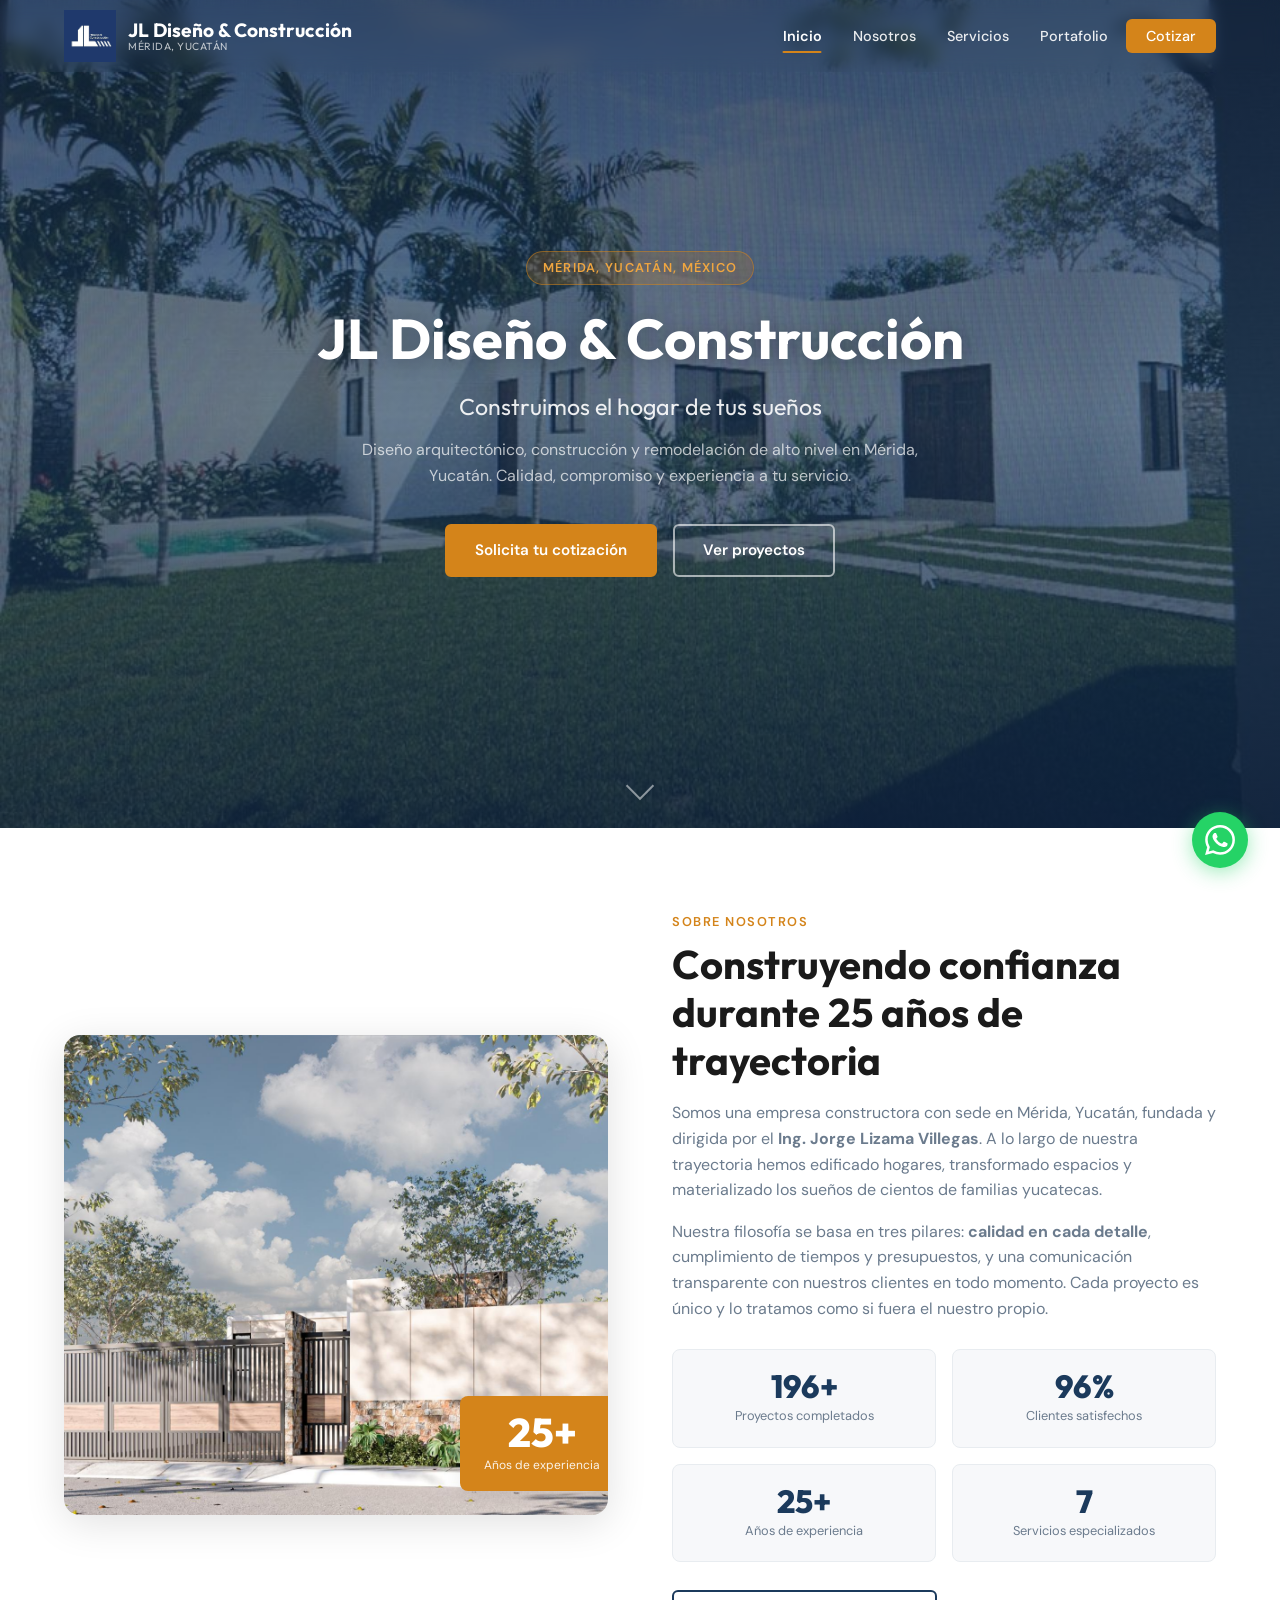
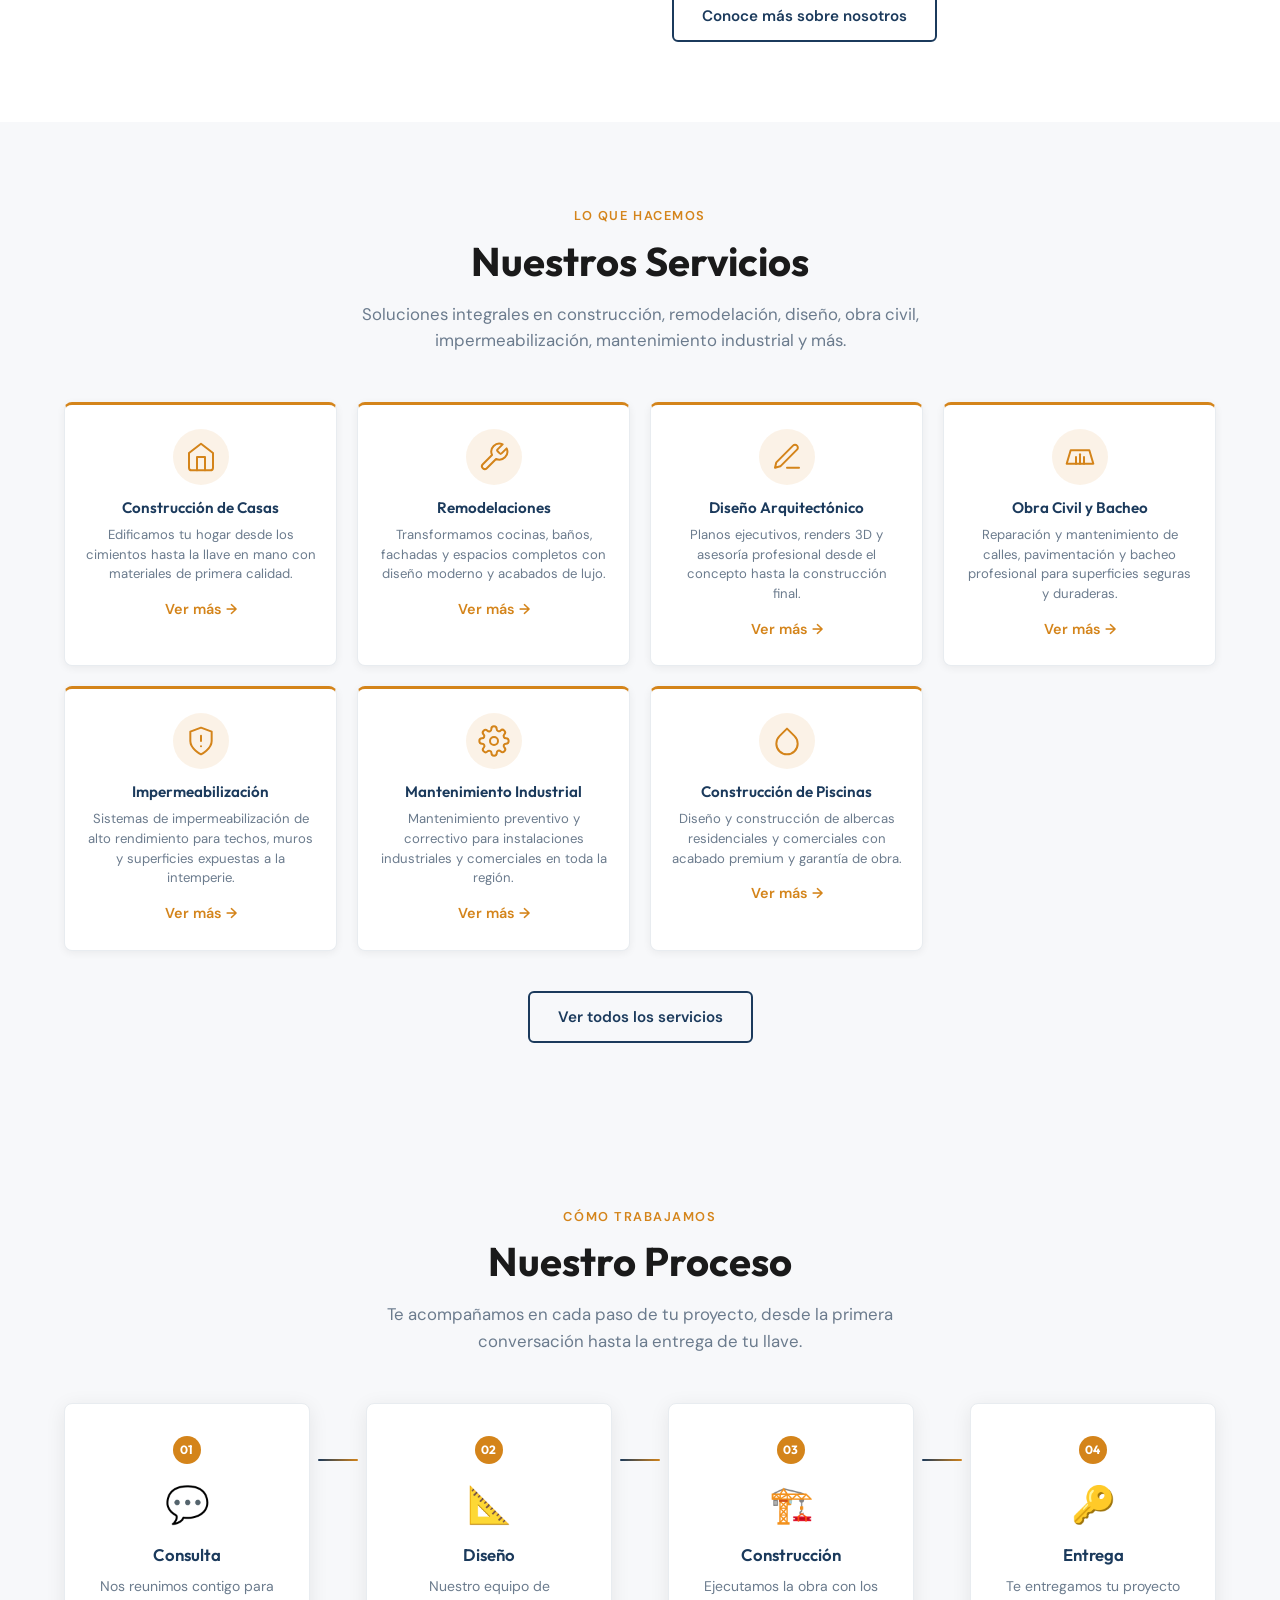
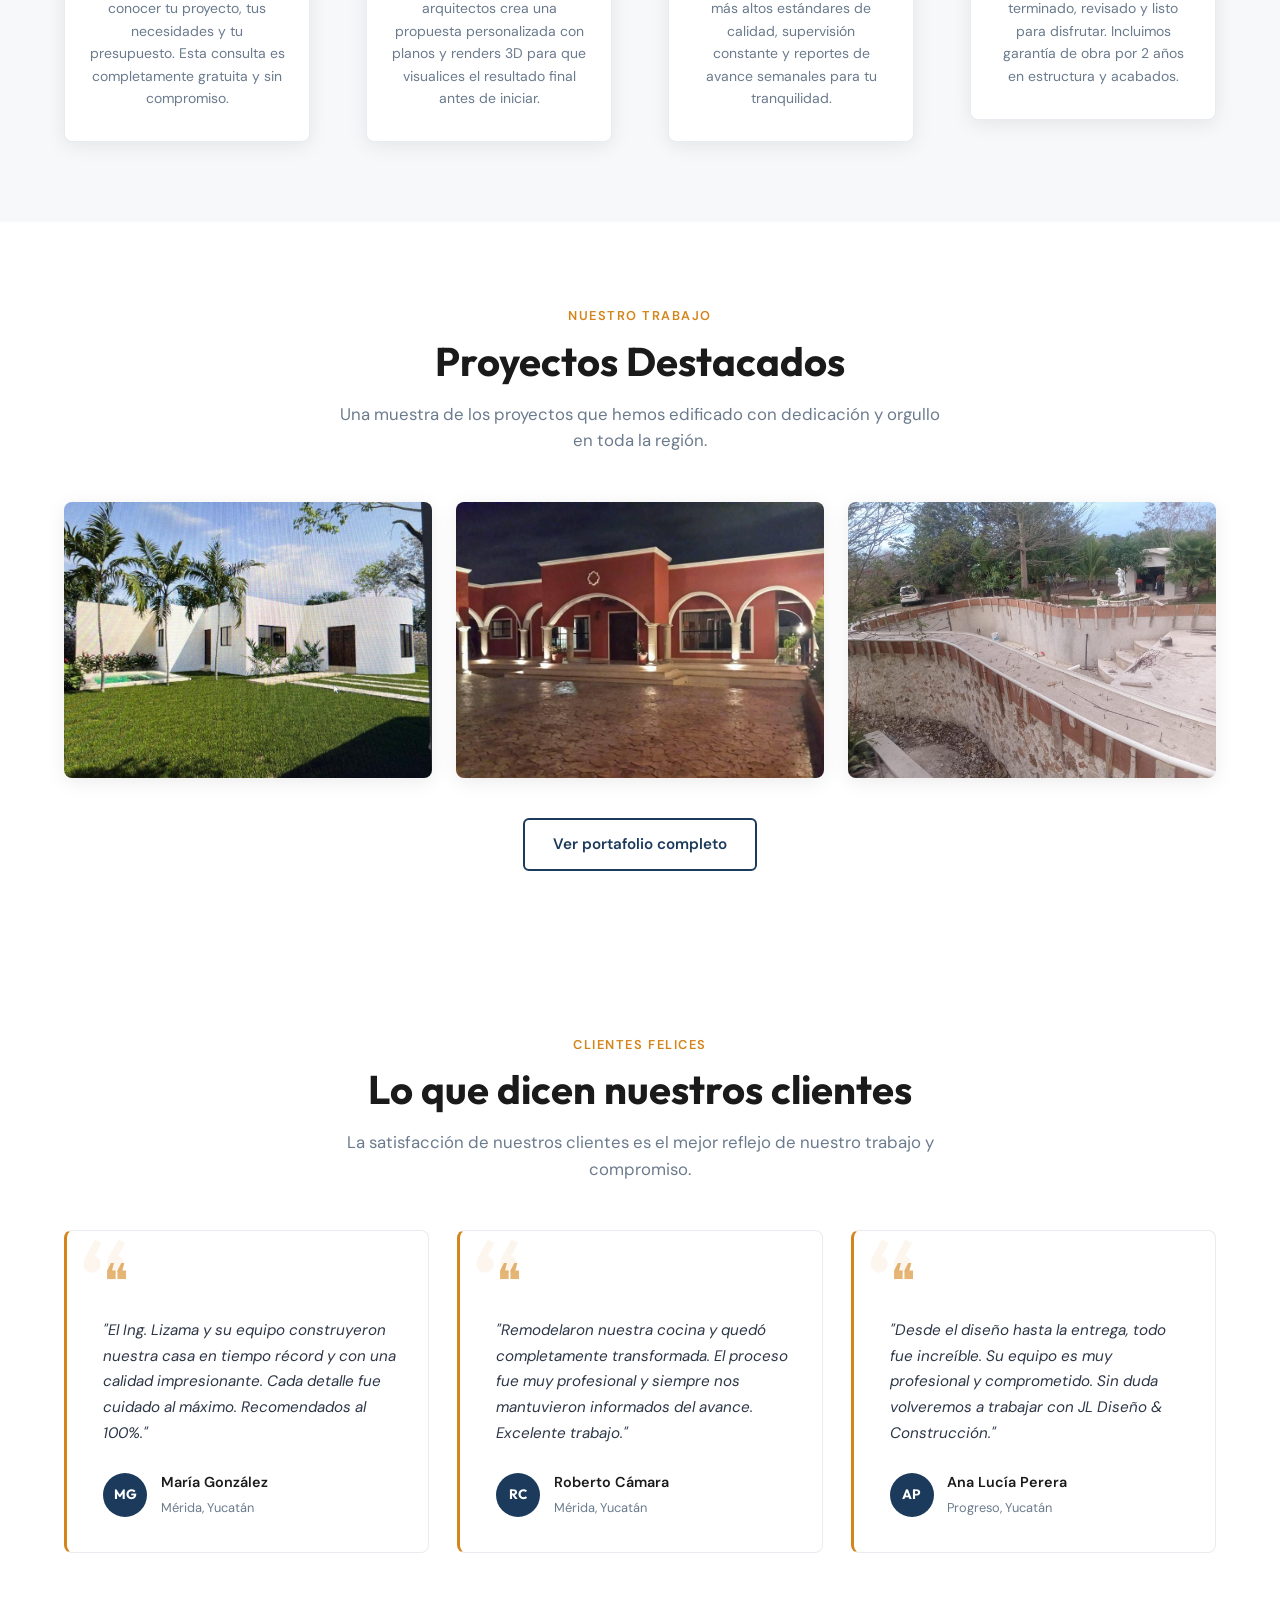
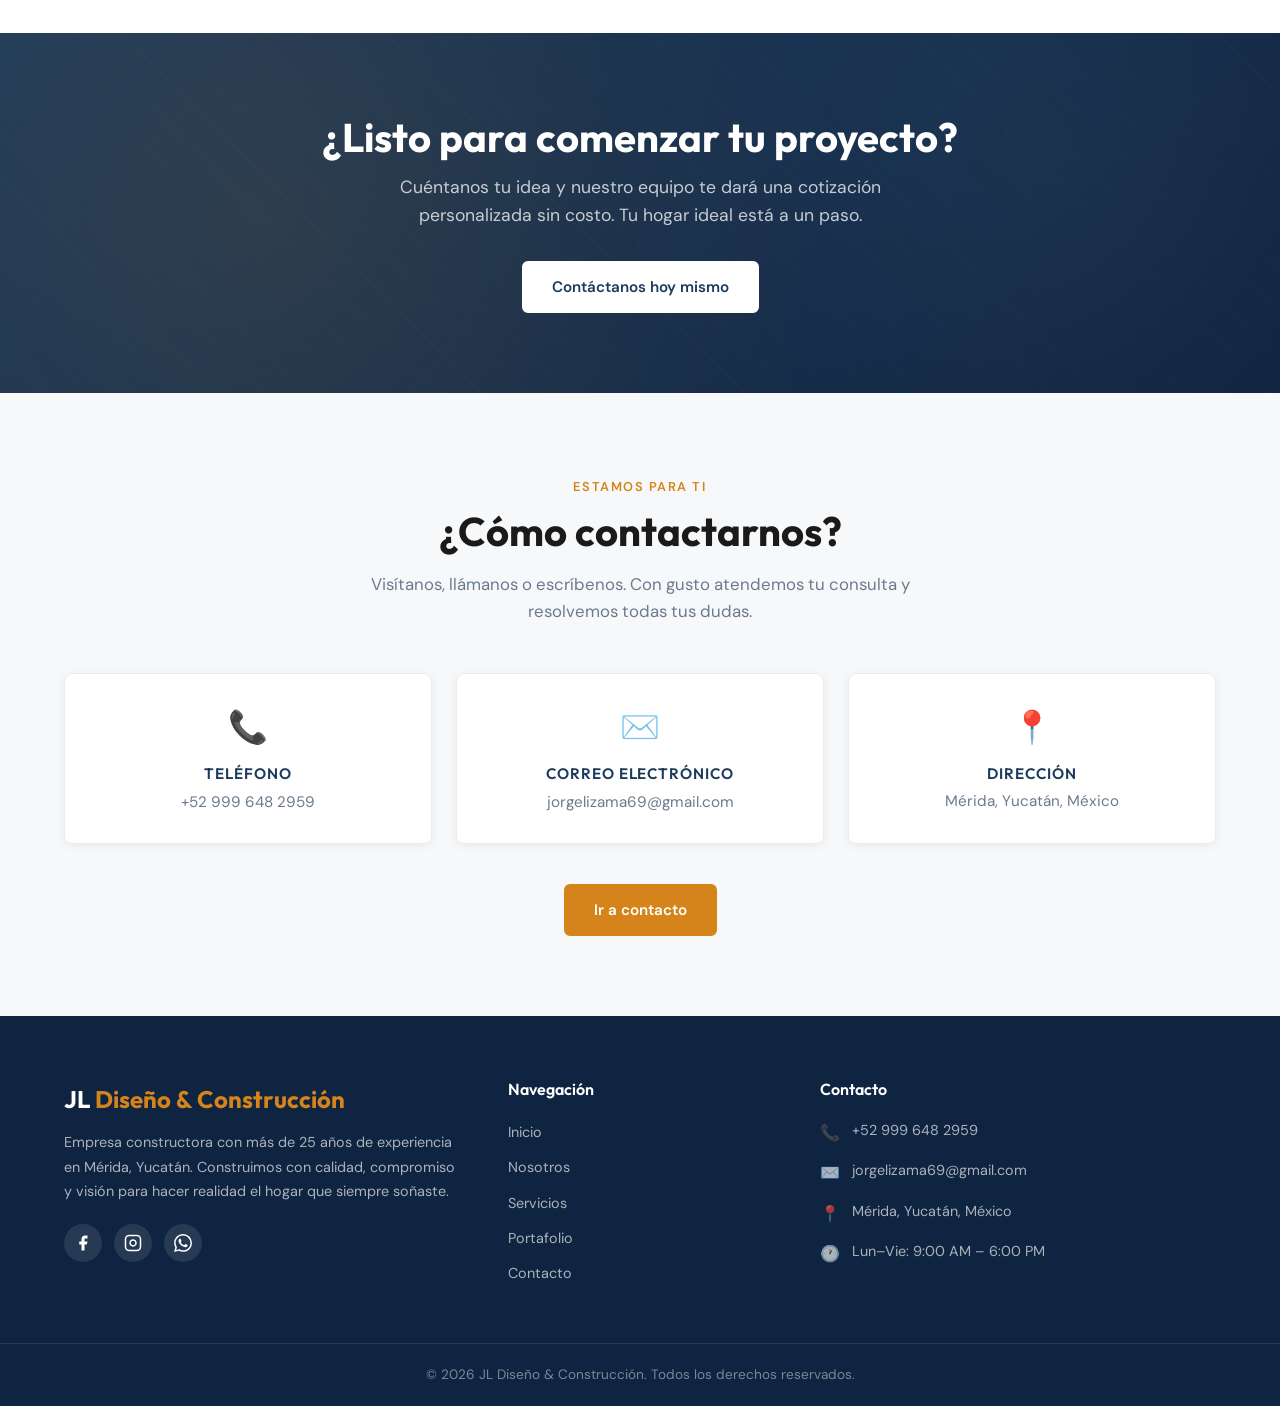
<file: index.html>
<!DOCTYPE html>
<html lang="es-MX">
<head>
  <meta charset="UTF-8" />
  <meta name="viewport" content="width=device-width, initial-scale=1.0" />
  <title>JL Diseño &amp; Construcción — Constructora en Mérida, Yucatán</title>
  <meta name="description" content="JL Diseño &amp; Construcción: empresa de construcción de casas, remodelaciones y diseño arquitectónico en Mérida, Yucatán, México. Dirigida por el Ing. Jorge Lizama Villegas." />
  <link rel="canonical" href="index.html" />

  <!-- Open Graph -->
  <meta property="og:type" content="website" />
  <meta property="og:title" content="JL Diseño &amp; Construcción — Constructora en Mérida, Yucatán" />
  <meta property="og:description" content="Construimos el hogar de tus sueños. Construcción, remodelación y diseño arquitectónico en Mérida, Yucatán." />
  <meta property="og:image" content="https://images.unsplash.com/photo-1486325212027-8081e485255e?w=1200&q=80" />

  <!-- Google Fonts -->
  <link rel="preconnect" href="https://fonts.googleapis.com" />
  <link rel="preconnect" href="https://fonts.gstatic.com" crossorigin />
  <link href="https://fonts.googleapis.com/css2?family=Outfit:wght@400;500;600;700;800&family=DM+Sans:ital,opsz,wght@0,9..40,400;0,9..40,500;0,9..40,600;1,9..40,400&display=swap" rel="stylesheet" />

  <link rel="icon" type="image/svg+xml" href="data:image/svg+xml,<svg xmlns='http://www.w3.org/2000/svg' viewBox='0 0 32 32'><rect width='32' height='32' rx='4' fill='%231B3A5C'/><text x='16' y='22' font-size='16' font-weight='bold' text-anchor='middle' fill='white' font-family='Arial'>JL</text></svg>">
  <link rel="stylesheet" href="css/styles.css" />
</head>
<body class="hero-page">

  <!-- ===== NAVBAR ===== -->
  <nav class="navbar" role="navigation" aria-label="Menú principal">
    <div class="container">
      <a href="index.html" class="navbar-brand" aria-label="JL Diseño y Construcción — Inicio">
        <img src="img/logojl.jpg" alt="Logo JL Diseño y Construcción" class="navbar-logo-img" />
        <span class="logo-fallback navbar-logo-text" style="display:flex;flex-direction:column;">
          JL Diseño &amp; Construcción
          <span>Mérida, Yucatán</span>
        </span>
      </a>
      <ul class="navbar-menu" role="list">
        <li><a href="index.html" class="active" aria-current="page">Inicio</a></li>
        <li><a href="nosotros.html">Nosotros</a></li>
        <li><a href="servicios.html">Servicios</a></li>
        <li><a href="portafolio.html">Portafolio</a></li>
        <li><a href="contacto.html" class="navbar-cta">Cotizar</a></li>
      </ul>
      <button class="navbar-toggle" aria-label="Abrir menú" aria-expanded="false" aria-controls="mobile-menu">
        <span></span>
        <span></span>
        <span></span>
      </button>
    </div>
  </nav>

  <!-- Mobile overlay menu -->
  <div class="navbar-overlay" id="mobile-menu" role="dialog" aria-modal="true" aria-label="Menú de navegación">
    <button class="close-overlay" aria-label="Cerrar menú">✕</button>
    <a href="index.html" class="active">Inicio</a>
    <a href="nosotros.html">Nosotros</a>
    <a href="servicios.html">Servicios</a>
    <a href="portafolio.html">Portafolio</a>
    <a href="contacto.html">Contacto</a>
  </div>

  <main>

    <!-- ===== HERO SECTION ===== -->
    <section class="hero" aria-label="Presentación de la empresa">
      <div class="hero-bg" role="img" aria-label="Imagen de arquitectura moderna"></div>
      <div class="hero-overlay"></div>
      <div class="hero-content">
        <div class="hero-badge">Mérida, Yucatán, México</div>
        <h1>JL Diseño &amp; Construcción</h1>
        <p class="tagline">Construimos el hogar de tus sueños</p>
        <p class="subtitle">Diseño arquitectónico, construcción y remodelación de alto nivel en Mérida, Yucatán. Calidad, compromiso y experiencia a tu servicio.</p>
        <div class="hero-buttons">
          <a href="contacto.html" class="btn btn-primary">Solicita tu cotización</a>
          <a href="portafolio.html" class="btn btn-outline-white">Ver proyectos</a>
        </div>
      </div>
      <div class="scroll-indicator" aria-hidden="true">
        <div class="scroll-arrow"></div>
      </div>
    </section>

    <!-- ===== ABOUT PREVIEW ===== -->
    <section class="about-preview section-padding" aria-label="Sobre nosotros">
      <div class="container">
        <div class="about-preview-grid">
          <div class="about-preview-image fade-in">
            <img
              src="img/modelo-brasil-01.jpeg"
              alt="Proyecto Modelo Brasil — casa residencial terminada, obra de JL Diseño y Construcción en Mérida Yucatán"
              loading="lazy"
            />
            <div class="experience-badge" aria-label="Más de 25 años de experiencia">
              <span class="number">25+</span>
              <span class="label">Años de experiencia</span>
            </div>
          </div>
          <div class="about-preview-content fade-in fade-in-delay-1">
            <span class="section-label">Sobre nosotros</span>
            <h2>Construyendo confianza durante 25 años de trayectoria</h2>
            <p>Somos una empresa constructora con sede en Mérida, Yucatán, fundada y dirigida por el <strong>Ing. Jorge Lizama Villegas</strong>. A lo largo de nuestra trayectoria hemos edificado hogares, transformado espacios y materializado los sueños de cientos de familias yucatecas.</p>
            <p>Nuestra filosofía se basa en tres pilares: <strong>calidad en cada detalle</strong>, cumplimiento de tiempos y presupuestos, y una comunicación transparente con nuestros clientes en todo momento. Cada proyecto es único y lo tratamos como si fuera el nuestro propio.</p>
            <div class="about-stats" aria-label="Estadísticas de la empresa">
              <div class="stat-item">
                <div class="stat-number">200+</div>
                <div class="stat-label">Proyectos completados</div>
              </div>
              <div class="stat-item">
                <div class="stat-number">98%</div>
                <div class="stat-label">Clientes satisfechos</div>
              </div>
              <div class="stat-item">
                <div class="stat-number">25+</div>
                <div class="stat-label">Años de experiencia</div>
              </div>
              <div class="stat-item">
                <div class="stat-number">7</div>
                <div class="stat-label">Servicios especializados</div>
              </div>
            </div>
            <a href="nosotros.html" class="btn btn-secondary">Conoce más sobre nosotros</a>
          </div>
        </div>
      </div>
    </section>

    <!-- ===== SERVICES PREVIEW ===== -->
    <section class="services-section section-padding" aria-label="Nuestros servicios">
      <div class="container">
        <div class="section-header text-center fade-in">
          <span class="section-label">Lo que hacemos</span>
          <h2 class="section-title">Nuestros Servicios</h2>
          <p class="section-subtitle">Soluciones integrales en construcción, remodelación, diseño, obra civil, impermeabilización, mantenimiento industrial y más.</p>
        </div>
        <div class="services-grid-compact">
          <article class="service-compact-card fade-in fade-in-delay-1">
            <span class="service-compact-icon" aria-hidden="true">
              <svg xmlns="http://www.w3.org/2000/svg" width="32" height="32" viewBox="0 0 24 24" fill="none" stroke="currentColor" stroke-width="1.5" stroke-linecap="round" stroke-linejoin="round"><path d="M3 9l9-7 9 7v11a2 2 0 0 1-2 2H5a2 2 0 0 1-2-2z"/><polyline points="9 22 9 12 15 12 15 22"/></svg>
            </span>
            <h3>Construcción de Casas</h3>
            <p>Edificamos tu hogar desde los cimientos hasta la llave en mano con materiales de primera calidad.</p>
            <a href="servicios.html#construccion" class="service-link">Ver más →</a>
          </article>
          <article class="service-compact-card fade-in fade-in-delay-2">
            <span class="service-compact-icon" aria-hidden="true">
              <svg xmlns="http://www.w3.org/2000/svg" width="32" height="32" viewBox="0 0 24 24" fill="none" stroke="currentColor" stroke-width="1.5" stroke-linecap="round" stroke-linejoin="round"><path d="M14.7 6.3a1 1 0 0 0 0 1.4l1.6 1.6a1 1 0 0 0 1.4 0l3.77-3.77a6 6 0 0 1-7.94 7.94l-6.91 6.91a2.12 2.12 0 0 1-3-3l6.91-6.91a6 6 0 0 1 7.94-7.94l-3.76 3.76z"/></svg>
            </span>
            <h3>Remodelaciones</h3>
            <p>Transformamos cocinas, baños, fachadas y espacios completos con diseño moderno y acabados de lujo.</p>
            <a href="servicios.html#remodelacion" class="service-link">Ver más →</a>
          </article>
          <article class="service-compact-card fade-in fade-in-delay-3">
            <span class="service-compact-icon" aria-hidden="true">
              <svg xmlns="http://www.w3.org/2000/svg" width="32" height="32" viewBox="0 0 24 24" fill="none" stroke="currentColor" stroke-width="1.5" stroke-linecap="round" stroke-linejoin="round"><path d="M12 20h9"/><path d="M16.5 3.5a2.121 2.121 0 0 1 3 3L7 19l-4 1 1-4L16.5 3.5z"/></svg>
            </span>
            <h3>Diseño Arquitectónico</h3>
            <p>Planos ejecutivos, renders 3D y asesoría profesional desde el concepto hasta la construcción final.</p>
            <a href="servicios.html#diseno" class="service-link">Ver más →</a>
          </article>
          <article class="service-compact-card fade-in fade-in-delay-1">
            <span class="service-compact-icon" aria-hidden="true">
              <svg xmlns="http://www.w3.org/2000/svg" width="32" height="32" viewBox="0 0 24 24" fill="none" stroke="currentColor" stroke-width="1.5" stroke-linecap="round" stroke-linejoin="round"><path d="M2 17l3-10h14l3 10H2z"/><path d="M9 17v-5"/><path d="M12 17v-7"/><path d="M15 17v-5"/></svg>
            </span>
            <h3>Obra Civil y Bacheo</h3>
            <p>Reparación y mantenimiento de calles, pavimentación y bacheo profesional para superficies seguras y duraderas.</p>
            <a href="servicios.html#bacheo" class="service-link">Ver más →</a>
          </article>
          <article class="service-compact-card fade-in fade-in-delay-2">
            <span class="service-compact-icon" aria-hidden="true">
              <svg xmlns="http://www.w3.org/2000/svg" width="32" height="32" viewBox="0 0 24 24" fill="none" stroke="currentColor" stroke-width="1.5" stroke-linecap="round" stroke-linejoin="round"><path d="M12 22s8-4 8-10V5l-8-3-8 3v7c0 6 8 10 8 10z"/><path d="M12 8v4"/><path d="M12 16h.01"/></svg>
            </span>
            <h3>Impermeabilización</h3>
            <p>Sistemas de impermeabilización de alto rendimiento para techos, muros y superficies expuestas a la intemperie.</p>
            <a href="servicios.html#impermeabilizacion" class="service-link">Ver más →</a>
          </article>
          <article class="service-compact-card fade-in fade-in-delay-3">
            <span class="service-compact-icon" aria-hidden="true">
              <svg xmlns="http://www.w3.org/2000/svg" width="32" height="32" viewBox="0 0 24 24" fill="none" stroke="currentColor" stroke-width="1.5" stroke-linecap="round" stroke-linejoin="round"><circle cx="12" cy="12" r="3"/><path d="M19.4 15a1.65 1.65 0 0 0 .33 1.82l.06.06a2 2 0 0 1-2.83 2.83l-.06-.06a1.65 1.65 0 0 0-1.82-.33 1.65 1.65 0 0 0-1 1.51V21a2 2 0 0 1-4 0v-.09A1.65 1.65 0 0 0 9 19.4a1.65 1.65 0 0 0-1.82.33l-.06.06a2 2 0 0 1-2.83-2.83l.06-.06A1.65 1.65 0 0 0 4.68 15a1.65 1.65 0 0 0-1.51-1H3a2 2 0 0 1 0-4h.09A1.65 1.65 0 0 0 4.6 9a1.65 1.65 0 0 0-.33-1.82l-.06-.06a2 2 0 0 1 2.83-2.83l.06.06A1.65 1.65 0 0 0 9 4.68a1.65 1.65 0 0 0 1-1.51V3a2 2 0 0 1 4 0v.09a1.65 1.65 0 0 0 1 1.51 1.65 1.65 0 0 0 1.82-.33l.06-.06a2 2 0 0 1 2.83 2.83l-.06.06A1.65 1.65 0 0 0 19.4 9a1.65 1.65 0 0 0 1.51 1H21a2 2 0 0 1 0 4h-.09a1.65 1.65 0 0 0-1.51 1z"/></svg>
            </span>
            <h3>Mantenimiento Industrial</h3>
            <p>Mantenimiento preventivo y correctivo para instalaciones industriales y comerciales en toda la región.</p>
            <a href="servicios.html#mantenimiento" class="service-link">Ver más →</a>
          </article>
          <article class="service-compact-card fade-in fade-in-delay-1">
            <span class="service-compact-icon" aria-hidden="true">
              <svg xmlns="http://www.w3.org/2000/svg" width="32" height="32" viewBox="0 0 24 24" fill="none" stroke="currentColor" stroke-width="1.5" stroke-linecap="round" stroke-linejoin="round"><path d="M12 2.69l5.66 5.66a8 8 0 1 1-11.31 0z"/></svg>
            </span>
            <h3>Construcción de Piscinas</h3>
            <p>Diseño y construcción de albercas residenciales y comerciales con acabado premium y garantía de obra.</p>
            <a href="servicios.html#piscinas" class="service-link">Ver más →</a>
          </article>
        </div>
        <div class="services-cta fade-in">
          <a href="servicios.html" class="btn btn-secondary">Ver todos los servicios</a>
        </div>
      </div>
    </section>

    <!-- ===== PROCESS SECTION ===== -->
    <section class="process-section section-padding" aria-label="Nuestro proceso de trabajo">
      <div class="container">
        <div class="section-header text-center fade-in">
          <span class="section-label">Cómo trabajamos</span>
          <h2 class="section-title">Nuestro Proceso</h2>
          <p class="section-subtitle">Te acompañamos en cada paso de tu proyecto, desde la primera conversación hasta la entrega de tu llave.</p>
        </div>
        <div class="process-grid">
          <div class="process-step fade-in fade-in-delay-1">
            <div class="process-number">01</div>
            <div class="process-icon" aria-hidden="true">💬</div>
            <h3>Consulta</h3>
            <p>Nos reunimos contigo para conocer tu proyecto, tus necesidades y tu presupuesto. Esta consulta es completamente gratuita y sin compromiso.</p>
          </div>
          <div class="process-connector" aria-hidden="true"></div>
          <div class="process-step fade-in fade-in-delay-2">
            <div class="process-number">02</div>
            <div class="process-icon" aria-hidden="true">📐</div>
            <h3>Diseño</h3>
            <p>Nuestro equipo de arquitectos crea una propuesta personalizada con planos y renders 3D para que visualices el resultado final antes de iniciar.</p>
          </div>
          <div class="process-connector" aria-hidden="true"></div>
          <div class="process-step fade-in fade-in-delay-3">
            <div class="process-number">03</div>
            <div class="process-icon" aria-hidden="true">🏗️</div>
            <h3>Construcción</h3>
            <p>Ejecutamos la obra con los más altos estándares de calidad, supervisión constante y reportes de avance semanales para tu tranquilidad.</p>
          </div>
          <div class="process-connector" aria-hidden="true"></div>
          <div class="process-step fade-in fade-in-delay-1">
            <div class="process-number">04</div>
            <div class="process-icon" aria-hidden="true">🔑</div>
            <h3>Entrega</h3>
            <p>Te entregamos tu proyecto terminado, revisado y listo para disfrutar. Incluimos garantía de obra por 2 años en estructura y acabados.</p>
          </div>
        </div>
      </div>
    </section>

    <!-- ===== PORTFOLIO PREVIEW ===== -->
    <section class="portfolio-section section-padding" aria-label="Proyectos destacados">
      <div class="container">
        <div class="section-header text-center fade-in">
          <span class="section-label">Nuestro trabajo</span>
          <h2 class="section-title">Proyectos Destacados</h2>
          <p class="section-subtitle">Una muestra de los proyectos que hemos edificado con dedicación y orgullo en toda la región.</p>
        </div>
        <div class="portfolio-preview-grid">
          <div class="portfolio-item fade-in fade-in-delay-1">
            <img
              src="img/modelo-mediterraneo-01.jpeg"
              alt="Modelo Mediterráneo — casa residencial construida por JL Diseño y Construcción en Mérida"
              loading="lazy"
            />
            <div class="portfolio-item-overlay">
              <h4>Modelo Mediterráneo</h4>
              <span class="category-tag">Construcción</span>
            </div>
          </div>
          <div class="portfolio-item fade-in fade-in-delay-2">
            <img
              src="img/modelo-hacienda-01.jpeg"
              alt="Modelo Hacienda — casa estilo yucateco construida por JL Diseño y Construcción"
              loading="lazy"
            />
            <div class="portfolio-item-overlay">
              <h4>Modelo Hacienda</h4>
              <span class="category-tag">Construcción</span>
            </div>
          </div>
          <div class="portfolio-item fade-in fade-in-delay-3">
            <img
              src="img/piscina-sanignacio-01.jpeg"
              alt="Piscina residencial construida en fraccionamiento San Ignacio Mérida"
              loading="lazy"
            />
            <div class="portfolio-item-overlay">
              <h4>Piscina San Ignacio</h4>
              <span class="category-tag">Piscinas</span>
            </div>
          </div>
        </div>
        <div class="portfolio-cta fade-in">
          <a href="portafolio.html" class="btn btn-secondary">Ver portafolio completo</a>
        </div>
      </div>
    </section>

    <!-- ===== TESTIMONIALS ===== -->
    <section class="testimonials-section section-padding" aria-label="Testimonios de clientes">
      <div class="container">
        <div class="section-header text-center fade-in">
          <span class="section-label">Clientes felices</span>
          <h2 class="section-title">Lo que dicen nuestros clientes</h2>
          <p class="section-subtitle">La satisfacción de nuestros clientes es el mejor reflejo de nuestro trabajo y compromiso.</p>
        </div>
        <div class="testimonials-grid">
          <article class="testimonial-card fade-in fade-in-delay-1">
            <div class="testimonial-quote" aria-hidden="true">❝</div>
            <p class="testimonial-text">"El Ing. Lizama y su equipo construyeron nuestra casa en tiempo récord y con una calidad impresionante. Cada detalle fue cuidado al máximo. Recomendados al 100%."</p>
            <div class="testimonial-author">
              <div class="testimonial-avatar" aria-hidden="true">MG</div>
              <div class="testimonial-info">
                <strong>María González</strong>
                <span>Mérida, Yucatán</span>
              </div>
            </div>
          </article>
          <article class="testimonial-card fade-in fade-in-delay-2">
            <div class="testimonial-quote" aria-hidden="true">❝</div>
            <p class="testimonial-text">"Remodelaron nuestra cocina y quedó completamente transformada. El proceso fue muy profesional y siempre nos mantuvieron informados del avance. Excelente trabajo."</p>
            <div class="testimonial-author">
              <div class="testimonial-avatar" aria-hidden="true">RC</div>
              <div class="testimonial-info">
                <strong>Roberto Cámara</strong>
                <span>Mérida, Yucatán</span>
              </div>
            </div>
          </article>
          <article class="testimonial-card fade-in fade-in-delay-3">
            <div class="testimonial-quote" aria-hidden="true">❝</div>
            <p class="testimonial-text">"Desde el diseño hasta la entrega, todo fue increíble. Su equipo es muy profesional y comprometido. Sin duda volveremos a trabajar con JL Diseño &amp; Construcción."</p>
            <div class="testimonial-author">
              <div class="testimonial-avatar" aria-hidden="true">AP</div>
              <div class="testimonial-info">
                <strong>Ana Lucía Perera</strong>
                <span>Progreso, Yucatán</span>
              </div>
            </div>
          </article>
        </div>
      </div>
    </section>

    <!-- ===== CTA BANNER ===== -->
    <section class="cta-banner" aria-label="Llamada a la acción">
      <div class="container">
        <div class="fade-in">
          <h2>¿Listo para comenzar tu proyecto?</h2>
          <p>Cuéntanos tu idea y nuestro equipo te dará una cotización personalizada sin costo. Tu hogar ideal está a un paso.</p>
          <a href="contacto.html" class="btn btn-white">Contáctanos hoy mismo</a>
        </div>
      </div>
    </section>

    <!-- ===== CONTACT PREVIEW ===== -->
    <section class="contact-preview section-padding" aria-label="Información de contacto">
      <div class="container">
        <div class="section-header text-center fade-in">
          <span class="section-label">Estamos para ti</span>
          <h2 class="section-title">¿Cómo contactarnos?</h2>
          <p class="section-subtitle">Visítanos, llámanos o escríbenos. Con gusto atendemos tu consulta y resolvemos todas tus dudas.</p>
        </div>
        <div class="contact-preview-grid">
          <div class="contact-info-card fade-in fade-in-delay-1">
            <span class="icon" aria-hidden="true">📞</span>
            <h4>Teléfono</h4>
            <a href="tel:+529996482959">+52 999 648 2959</a>
          </div>
          <div class="contact-info-card fade-in fade-in-delay-2">
            <span class="icon" aria-hidden="true">✉️</span>
            <h4>Correo electrónico</h4>
            <a href="mailto:jorgelizama69@gmail.com">jorgelizama69@gmail.com</a>
          </div>
          <div class="contact-info-card fade-in fade-in-delay-3">
            <span class="icon" aria-hidden="true">📍</span>
            <h4>Dirección</h4>
            <p>Mérida, Yucatán, México</p>
          </div>
        </div>
        <div class="text-center fade-in">
          <a href="contacto.html" class="btn btn-primary">Ir a contacto</a>
        </div>
      </div>
    </section>

  </main>

  <!-- ===== FOOTER ===== -->
  <footer class="footer" aria-label="Pie de página">
    <div class="container">
      <div class="footer-grid">
        <!-- Brand column -->
        <div class="footer-brand">
          <div class="footer-logo">JL <span>Diseño &amp; Construcción</span></div>
          <p>Empresa constructora con más de 25 años de experiencia en Mérida, Yucatán. Construimos con calidad, compromiso y visión para hacer realidad el hogar que siempre soñaste.</p>
          <div class="footer-social" aria-label="Redes sociales">
            <a href="#" aria-label="Facebook de JL Diseño y Construcción" rel="noopener">
              <svg xmlns="http://www.w3.org/2000/svg" width="18" height="18" viewBox="0 0 24 24" fill="currentColor" aria-hidden="true"><path d="M18 2h-3a5 5 0 0 0-5 5v3H7v4h3v8h4v-8h3l1-4h-4V7a1 1 0 0 1 1-1h3z"/></svg>
            </a>
            <a href="#" aria-label="Instagram de JL Diseño y Construcción" rel="noopener">
              <svg xmlns="http://www.w3.org/2000/svg" width="18" height="18" viewBox="0 0 24 24" fill="none" stroke="currentColor" stroke-width="2" aria-hidden="true"><rect x="2" y="2" width="20" height="20" rx="5" ry="5"/><path d="M16 11.37A4 4 0 1 1 12.63 8 4 4 0 0 1 16 11.37z"/><line x1="17.5" y1="6.5" x2="17.51" y2="6.5"/></svg>
            </a>
            <a href="https://wa.me/529996482959?text=Hola%2C%20me%20interesa%20una%20cotización%20de%20JL%20Diseño%20%26%20Construcción" aria-label="WhatsApp de JL Diseño y Construcción" rel="noopener" target="_blank">
              <svg xmlns="http://www.w3.org/2000/svg" width="18" height="18" viewBox="0 0 24 24" fill="currentColor" aria-hidden="true"><path d="M17.472 14.382c-.297-.149-1.758-.867-2.03-.967-.273-.099-.471-.148-.67.15-.197.297-.767.966-.94 1.164-.173.199-.347.223-.644.075-.297-.15-1.255-.463-2.39-1.475-.883-.788-1.48-1.761-1.653-2.059-.173-.297-.018-.458.13-.606.134-.133.298-.347.446-.52.149-.174.198-.298.298-.497.099-.198.05-.371-.025-.52-.075-.149-.669-1.612-.916-2.207-.242-.579-.487-.5-.669-.51-.173-.008-.371-.01-.57-.01-.198 0-.52.074-.792.372-.272.297-1.04 1.016-1.04 2.479 0 1.462 1.065 2.875 1.213 3.074.149.198 2.096 3.2 5.077 4.487.709.306 1.262.489 1.694.625.712.227 1.36.195 1.871.118.571-.085 1.758-.719 2.006-1.413.248-.694.248-1.289.173-1.413-.074-.124-.272-.198-.57-.347m-5.421 7.403h-.004a9.87 9.87 0 0 1-5.031-1.378l-.361-.214-3.741.982.998-3.648-.235-.374a9.86 9.86 0 0 1-1.51-5.26c.001-5.45 4.436-9.884 9.888-9.884 2.64 0 5.122 1.03 6.988 2.898a9.825 9.825 0 0 1 2.893 6.994c-.003 5.45-4.437 9.884-9.885 9.884m8.413-18.297A11.815 11.815 0 0 0 12.05 0C5.495 0 .16 5.335.157 11.892c0 2.096.547 4.142 1.588 5.945L.057 24l6.305-1.654a11.882 11.882 0 0 0 5.683 1.448h.005c6.554 0 11.89-5.335 11.893-11.893a11.821 11.821 0 0 0-3.48-8.413Z"/></svg>
            </a>
          </div>
        </div>
        <!-- Quick links -->
        <nav class="footer-nav" aria-label="Enlaces rápidos">
          <h4>Navegación</h4>
          <ul role="list">
            <li><a href="index.html">Inicio</a></li>
            <li><a href="nosotros.html">Nosotros</a></li>
            <li><a href="servicios.html">Servicios</a></li>
            <li><a href="portafolio.html">Portafolio</a></li>
            <li><a href="contacto.html">Contacto</a></li>
          </ul>
        </nav>
        <!-- Contact info -->
        <div class="footer-contact" aria-label="Datos de contacto">
          <h4>Contacto</h4>
          <div class="footer-contact-item">
            <span class="icon" aria-hidden="true">📞</span>
            <span><a href="tel:+529996482959">+52 999 648 2959</a></span>
          </div>
          <div class="footer-contact-item">
            <span class="icon" aria-hidden="true">✉️</span>
            <span><a href="mailto:jorgelizama69@gmail.com">jorgelizama69@gmail.com</a></span>
          </div>
          <div class="footer-contact-item">
            <span class="icon" aria-hidden="true">📍</span>
            <span>Mérida, Yucatán, México</span>
          </div>
          <div class="footer-contact-item">
            <span class="icon" aria-hidden="true">🕐</span>
            <span>Lun–Vie: 9:00 AM – 6:00 PM</span>
          </div>
        </div>
      </div>
    </div>
    <div class="footer-bottom">
      <div class="container">
        <p>© 2026 JL Diseño &amp; Construcción. Todos los derechos reservados.</p>
      </div>
    </div>
  </footer>

  <!-- ===== WHATSAPP FLOATING BUTTON ===== -->
  <a
    href="https://wa.me/529996482959?text=Hola%2C%20me%20interesa%20una%20cotización%20de%20JL%20Diseño%20%26%20Construcción"
    class="whatsapp-btn"
    target="_blank"
    rel="noopener noreferrer"
    aria-label="Contáctanos por WhatsApp"
  >
    <svg xmlns="http://www.w3.org/2000/svg" viewBox="0 0 24 24" aria-hidden="true">
      <path d="M17.472 14.382c-.297-.149-1.758-.867-2.03-.967-.273-.099-.471-.148-.67.15-.197.297-.767.966-.94 1.164-.173.199-.347.223-.644.075-.297-.15-1.255-.463-2.39-1.475-.883-.788-1.48-1.761-1.653-2.059-.173-.297-.018-.458.13-.606.134-.133.298-.347.446-.52.149-.174.198-.298.298-.497.099-.198.05-.371-.025-.52-.075-.149-.669-1.612-.916-2.207-.242-.579-.487-.5-.669-.51-.173-.008-.371-.01-.57-.01-.198 0-.52.074-.792.372-.272.297-1.04 1.016-1.04 2.479 0 1.462 1.065 2.875 1.213 3.074.149.198 2.096 3.2 5.077 4.487.709.306 1.262.489 1.694.625.712.227 1.36.195 1.871.118.571-.085 1.758-.719 2.006-1.413.248-.694.248-1.289.173-1.413-.074-.124-.272-.198-.57-.347m-5.421 7.403h-.004a9.87 9.87 0 0 1-5.031-1.378l-.361-.214-3.741.982.998-3.648-.235-.374a9.86 9.86 0 0 1-1.51-5.26c.001-5.45 4.436-9.884 9.888-9.884 2.64 0 5.122 1.03 6.988 2.898a9.825 9.825 0 0 1 2.893 6.994c-.003 5.45-4.437 9.884-9.885 9.884m8.413-18.297A11.815 11.815 0 0 0 12.05 0C5.495 0 .16 5.335.157 11.892c0 2.096.547 4.142 1.588 5.945L.057 24l6.305-1.654a11.882 11.882 0 0 0 5.683 1.448h.005c6.554 0 11.89-5.335 11.893-11.893a11.821 11.821 0 0 0-3.48-8.413Z"/>
    </svg>
  </a>

  <script src="js/main.js"></script>
</body>
</html>
</file>
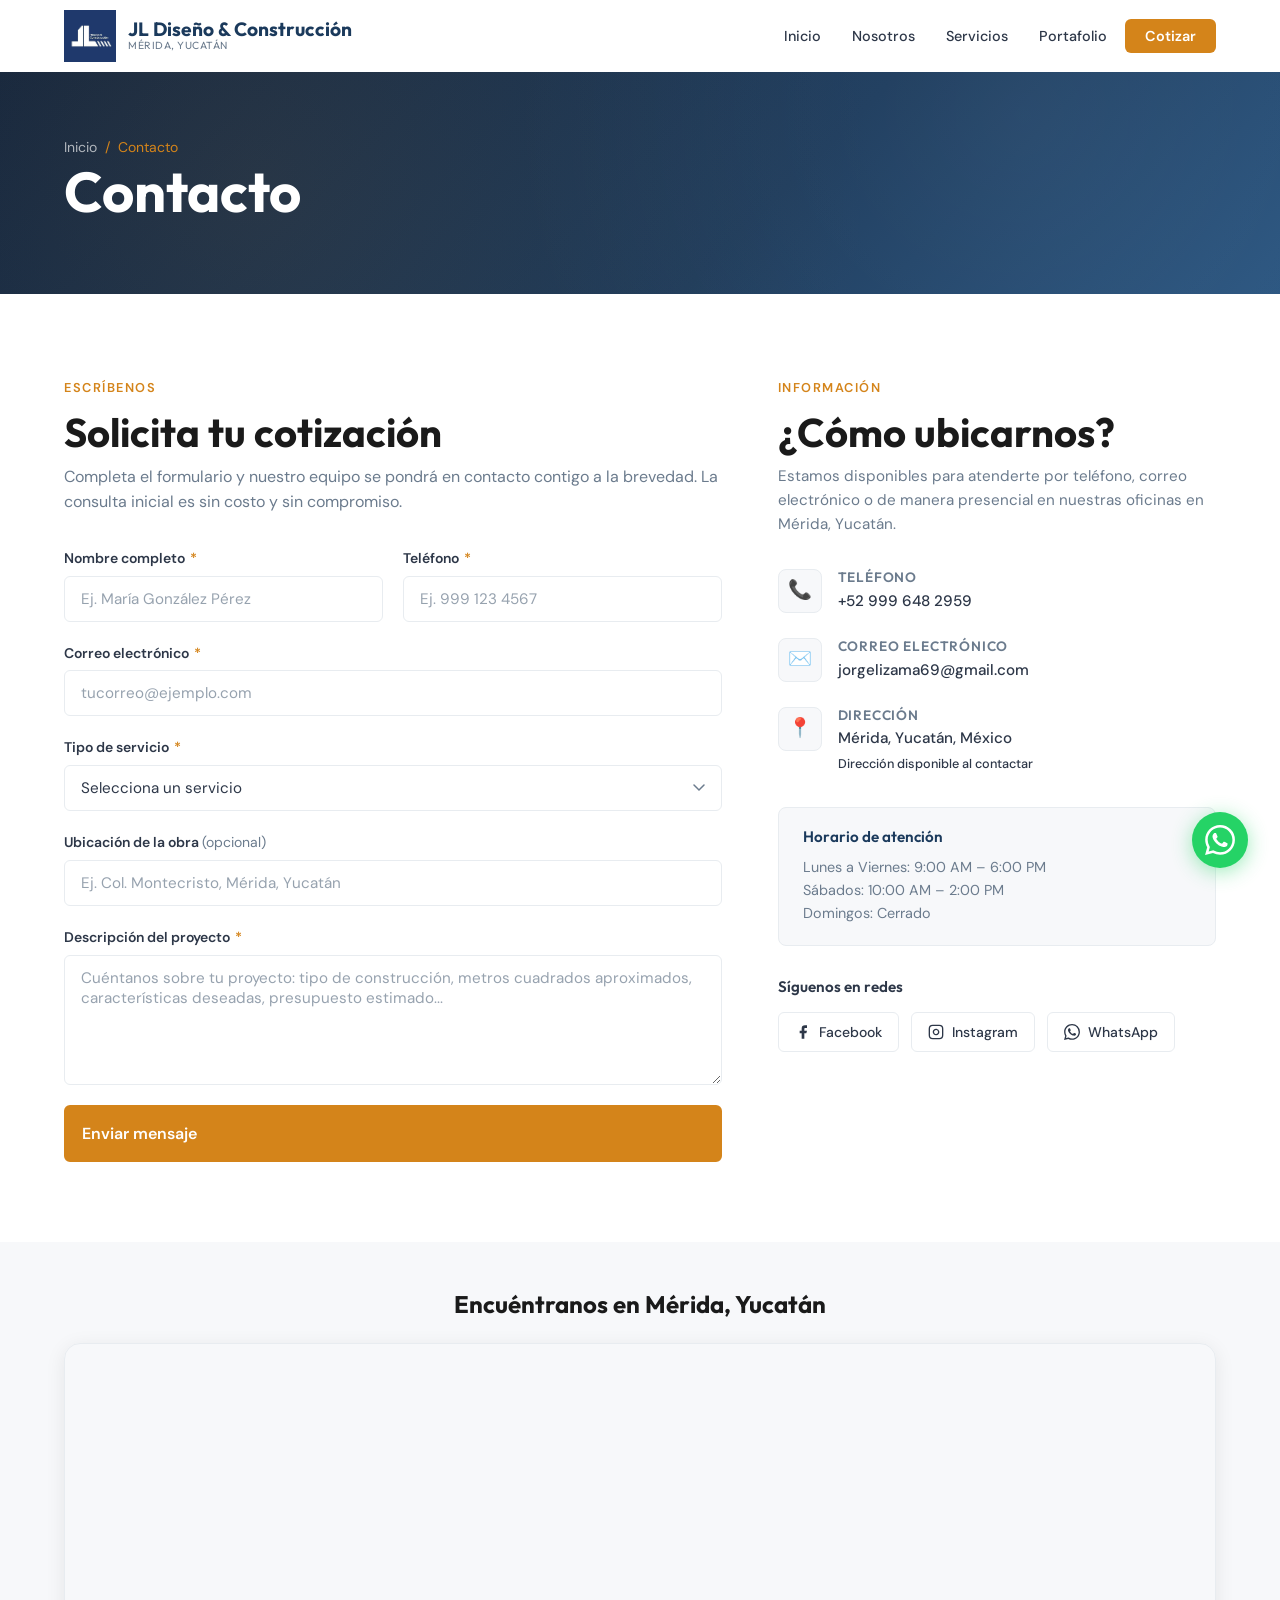
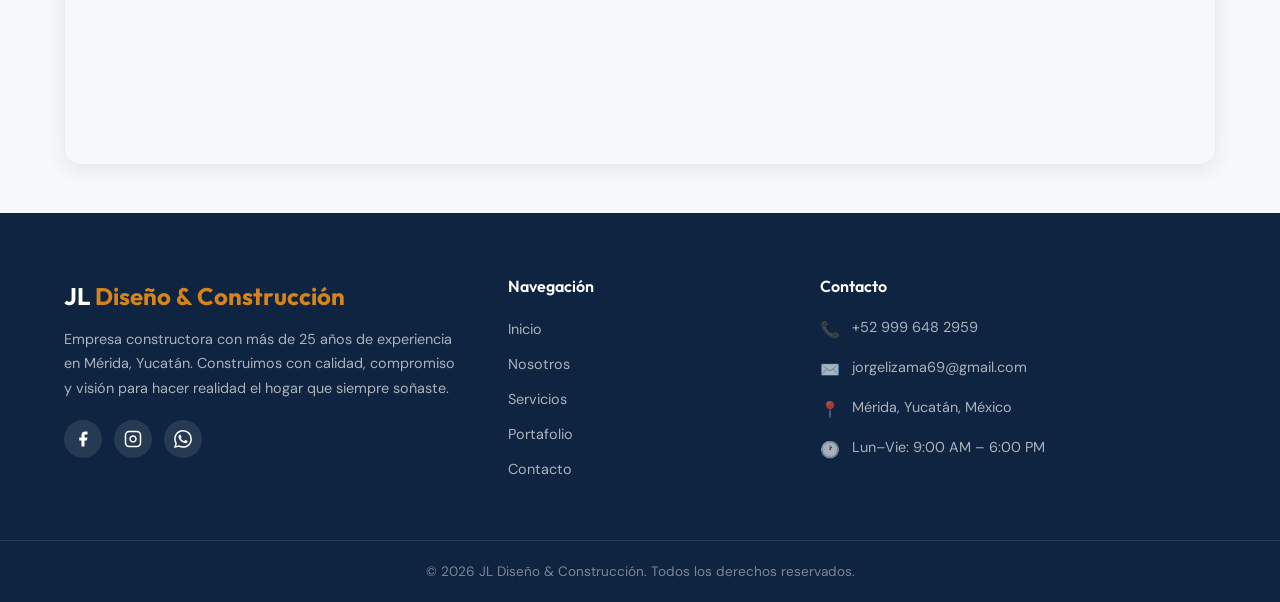
<file: contacto.html>
<!DOCTYPE html>
<html lang="es-MX">
<head>
  <meta charset="UTF-8" />
  <meta name="viewport" content="width=device-width, initial-scale=1.0" />
  <title>Contacto — JL Diseño &amp; Construcción | Mérida, Yucatán</title>
  <meta name="description" content="Contáctanos para cotizar tu proyecto de construcción, remodelación o diseño arquitectónico en Mérida, Yucatán. Atención personalizada sin costo." />
  <link rel="canonical" href="contacto.html" />

  <!-- Open Graph -->
  <meta property="og:type" content="website" />
  <meta property="og:title" content="Contacto — JL Diseño &amp; Construcción" />
  <meta property="og:description" content="¿Tienes un proyecto en mente? Contáctanos y te damos una cotización gratuita para tu construcción o remodelación en Mérida, Yucatán." />
  <meta property="og:image" content="https://images.unsplash.com/photo-1486325212027-8081e485255e?w=1200&q=80" />

  <!-- Google Fonts -->
  <link rel="preconnect" href="https://fonts.googleapis.com" />
  <link rel="preconnect" href="https://fonts.gstatic.com" crossorigin />
  <link href="https://fonts.googleapis.com/css2?family=Outfit:wght@400;500;600;700;800&family=DM+Sans:ital,opsz,wght@0,9..40,400;0,9..40,500;0,9..40,600;1,9..40,400&display=swap" rel="stylesheet" />

  <link rel="icon" type="image/svg+xml" href="data:image/svg+xml,<svg xmlns='http://www.w3.org/2000/svg' viewBox='0 0 32 32'><rect width='32' height='32' rx='4' fill='%231B3A5C'/><text x='16' y='22' font-size='16' font-weight='bold' text-anchor='middle' fill='white' font-family='Arial'>JL</text></svg>">
  <link rel="stylesheet" href="css/styles.css" />
</head>
<body>

  <!-- ===== NAVBAR ===== -->
  <nav class="navbar" role="navigation" aria-label="Menú principal">
    <div class="container">
      <a href="index.html" class="navbar-brand" aria-label="JL Diseño y Construcción — Inicio">
        <img src="img/logojl.jpg" alt="Logo JL Diseño y Construcción" class="navbar-logo-img" />
        <span class="logo-fallback navbar-logo-text" style="display:flex;flex-direction:column;">
          JL Diseño &amp; Construcción
          <span>Mérida, Yucatán</span>
        </span>
      </a>
      <ul class="navbar-menu" role="list">
        <li><a href="index.html">Inicio</a></li>
        <li><a href="nosotros.html">Nosotros</a></li>
        <li><a href="servicios.html">Servicios</a></li>
        <li><a href="portafolio.html">Portafolio</a></li>
        <li><a href="contacto.html" class="navbar-cta active" aria-current="page">Cotizar</a></li>
      </ul>
      <button class="navbar-toggle" aria-label="Abrir menú" aria-expanded="false" aria-controls="mobile-menu">
        <span></span>
        <span></span>
        <span></span>
      </button>
    </div>
  </nav>

  <!-- Mobile overlay -->
  <div class="navbar-overlay" id="mobile-menu" role="dialog" aria-modal="true" aria-label="Menú de navegación">
    <button class="close-overlay" aria-label="Cerrar menú">✕</button>
    <a href="index.html">Inicio</a>
    <a href="nosotros.html">Nosotros</a>
    <a href="servicios.html">Servicios</a>
    <a href="portafolio.html">Portafolio</a>
    <a href="contacto.html" class="active">Contacto</a>
  </div>

  <main>

    <!-- ===== PAGE HEADER ===== -->
    <header class="page-header" aria-label="Encabezado de página">
      <div class="container">
        <nav class="breadcrumb" aria-label="Ruta de navegación">
          <a href="index.html">Inicio</a>
          <span aria-hidden="true">/</span>
          <span aria-current="page">Contacto</span>
        </nav>
        <h1>Contacto</h1>
      </div>
    </header>

    <!-- ===== CONTACT SECTION ===== -->
    <section class="contact-section section-padding" aria-label="Formulario de contacto e información">
      <div class="container">
        <div class="contact-grid">

          <!-- ===== CONTACT FORM ===== -->
          <div class="contact-form-wrapper fade-in">
            <span class="section-label">Escríbenos</span>
            <h2>Solicita tu cotización</h2>
            <p class="form-subtitle">Completa el formulario y nuestro equipo se pondrá en contacto contigo a la brevedad. La consulta inicial es sin costo y sin compromiso.</p>

            <form id="contact-form" class="contact-form" novalidate aria-label="Formulario de contacto">

              <div class="form-row">
                <div class="form-group">
                  <label for="nombre">Nombre completo <span class="required" aria-label="campo requerido">*</span></label>
                  <input
                    type="text"
                    id="nombre"
                    name="nombre"
                    placeholder="Ej. María González Pérez"
                    required
                    autocomplete="name"
                    aria-required="true"
                  />
                </div>
                <div class="form-group">
                  <label for="telefono">Teléfono <span class="required" aria-label="campo requerido">*</span></label>
                  <input
                    type="tel"
                    id="telefono"
                    name="telefono"
                    placeholder="Ej. 999 123 4567"
                    required
                    autocomplete="tel"
                    aria-required="true"
                  />
                </div>
              </div>

              <div class="form-group">
                <label for="email">Correo electrónico <span class="required" aria-label="campo requerido">*</span></label>
                <input
                  type="email"
                  id="email"
                  name="email"
                  placeholder="tucorreo@ejemplo.com"
                  required
                  autocomplete="email"
                  aria-required="true"
                />
              </div>

              <div class="form-group">
                <label for="servicio">Tipo de servicio <span class="required" aria-label="campo requerido">*</span></label>
                <select id="servicio" name="servicio" required aria-required="true">
                  <option value="" disabled selected>Selecciona un servicio</option>
                  <option value="construccion">Construcción de Casas</option>
                  <option value="remodelacion">Remodelaciones</option>
                  <option value="diseno">Diseño Arquitectónico</option>
                  <option value="bacheo">Obra Civil y Bacheo</option>
                  <option value="impermeabilizacion">Impermeabilización</option>
                  <option value="mantenimiento">Mantenimiento Industrial</option>
                  <option value="piscinas">Construcción de Piscinas</option>
                  <option value="otro">Otro</option>
                </select>
              </div>

              <div class="form-group">
                <label for="ubicacion">Ubicación de la obra <span style="color:var(--gray-medium);font-weight:400;">(opcional)</span></label>
                <input
                  type="text"
                  id="ubicacion"
                  name="ubicacion"
                  placeholder="Ej. Col. Montecristo, Mérida, Yucatán"
                  autocomplete="street-address"
                />
              </div>

              <div class="form-group">
                <label for="mensaje">Descripción del proyecto <span class="required" aria-label="campo requerido">*</span></label>
                <textarea
                  id="mensaje"
                  name="mensaje"
                  placeholder="Cuéntanos sobre tu proyecto: tipo de construcción, metros cuadrados aproximados, características deseadas, presupuesto estimado..."
                  required
                  aria-required="true"
                ></textarea>
              </div>

              <button type="submit" class="btn btn-primary form-submit-btn" aria-label="Enviar formulario de contacto">
                Enviar mensaje
              </button>

            </form>
          </div>

          <!-- ===== CONTACT INFO ===== -->
          <div class="contact-info-wrapper fade-in fade-in-delay-1">
            <span class="section-label">Información</span>
            <h2>¿Cómo ubicarnos?</h2>
            <p class="info-subtitle">Estamos disponibles para atenderte por teléfono, correo electrónico o de manera presencial en nuestras oficinas en Mérida, Yucatán.</p>

            <div class="contact-detail-list">
              <div class="contact-detail-item">
                <div class="contact-detail-icon" aria-hidden="true">📞</div>
                <div class="contact-detail-text">
                  <h4>Teléfono</h4>
                  <a href="tel:+529996482959">+52 999 648 2959</a>
                </div>
              </div>
              <div class="contact-detail-item">
                <div class="contact-detail-icon" aria-hidden="true">✉️</div>
                <div class="contact-detail-text">
                  <h4>Correo electrónico</h4>
                  <a href="mailto:jorgelizama69@gmail.com">jorgelizama69@gmail.com</a>
                </div>
              </div>
              <div class="contact-detail-item">
                <div class="contact-detail-icon" aria-hidden="true">📍</div>
                <div class="contact-detail-text">
                  <h4>Dirección</h4>
                  <p>Mérida, Yucatán, México<br><small>Dirección disponible al contactar</small></p>
                </div>
              </div>
            </div>

            <div class="contact-hours">
              <h4>Horario de atención</h4>
              <p>Lunes a Viernes: 9:00 AM – 6:00 PM<br>
              Sábados: 10:00 AM – 2:00 PM<br>
              Domingos: Cerrado</p>
            </div>

            <div class="contact-social">
              <h4>Síguenos en redes</h4>
              <div class="social-links">
                <a href="#" class="social-link" aria-label="Visita nuestra página de Facebook" rel="noopener">
                  <svg xmlns="http://www.w3.org/2000/svg" width="16" height="16" viewBox="0 0 24 24" fill="currentColor" aria-hidden="true"><path d="M18 2h-3a5 5 0 0 0-5 5v3H7v4h3v8h4v-8h3l1-4h-4V7a1 1 0 0 1 1-1h3z"/></svg>
                  Facebook
                </a>
                <a href="#" class="social-link" aria-label="Visita nuestro perfil de Instagram" rel="noopener">
                  <svg xmlns="http://www.w3.org/2000/svg" width="16" height="16" viewBox="0 0 24 24" fill="none" stroke="currentColor" stroke-width="2" aria-hidden="true"><rect x="2" y="2" width="20" height="20" rx="5" ry="5"/><path d="M16 11.37A4 4 0 1 1 12.63 8 4 4 0 0 1 16 11.37z"/><line x1="17.5" y1="6.5" x2="17.51" y2="6.5"/></svg>
                  Instagram
                </a>
                <a href="https://wa.me/529996482959?text=Hola%2C%20me%20interesa%20una%20cotización%20de%20JL%20Diseño%20%26%20Construcción" class="social-link" aria-label="Escríbenos por WhatsApp" rel="noopener" target="_blank">
                  <svg xmlns="http://www.w3.org/2000/svg" width="16" height="16" viewBox="0 0 24 24" fill="currentColor" aria-hidden="true"><path d="M17.472 14.382c-.297-.149-1.758-.867-2.03-.967-.273-.099-.471-.148-.67.15-.197.297-.767.966-.94 1.164-.173.199-.347.223-.644.075-.297-.15-1.255-.463-2.39-1.475-.883-.788-1.48-1.761-1.653-2.059-.173-.297-.018-.458.13-.606.134-.133.298-.347.446-.52.149-.174.198-.298.298-.497.099-.198.05-.371-.025-.52-.075-.149-.669-1.612-.916-2.207-.242-.579-.487-.5-.669-.51-.173-.008-.371-.01-.57-.01-.198 0-.52.074-.792.372-.272.297-1.04 1.016-1.04 2.479 0 1.462 1.065 2.875 1.213 3.074.149.198 2.096 3.2 5.077 4.487.709.306 1.262.489 1.694.625.712.227 1.36.195 1.871.118.571-.085 1.758-.719 2.006-1.413.248-.694.248-1.289.173-1.413-.074-.124-.272-.198-.57-.347m-5.421 7.403h-.004a9.87 9.87 0 0 1-5.031-1.378l-.361-.214-3.741.982.998-3.648-.235-.374a9.86 9.86 0 0 1-1.51-5.26c.001-5.45 4.436-9.884 9.888-9.884 2.64 0 5.122 1.03 6.988 2.898a9.825 9.825 0 0 1 2.893 6.994c-.003 5.45-4.437 9.884-9.885 9.884m8.413-18.297A11.815 11.815 0 0 0 12.05 0C5.495 0 .16 5.335.157 11.892c0 2.096.547 4.142 1.588 5.945L.057 24l6.305-1.654a11.882 11.882 0 0 0 5.683 1.448h.005c6.554 0 11.89-5.335 11.893-11.893a11.821 11.821 0 0 0-3.48-8.413Z"/></svg>
                  WhatsApp
                </a>
              </div>
            </div>
          </div>

        </div>
      </div>
    </section>

    <!-- ===== GOOGLE MAPS ===== -->
    <section class="map-section section-padding-sm" aria-label="Ubicación en el mapa">
      <div class="container">
        <div class="section-header text-center fade-in" style="margin-bottom:1.5rem;">
          <h2 class="section-title" style="font-size:1.5rem;">Encuéntranos en Mérida, Yucatán</h2>
        </div>
        <div class="map-wrapper fade-in">
          <iframe
            src="https://www.google.com/maps/embed?pb=!1m18!1m12!1m3!1d60081.38073649957!2d-89.67370897832031!3d20.96737!2m3!1f0!2f0!3f0!3m2!1i1024!2i768!4f13.1!3m3!1m2!1s0x8f56715393d8cf37%3A0x6de70cd0e335b5f3!2sM%C3%A9rida%2C%20Yucat%C3%A1n%2C%20M%C3%A9xico!5e0!3m2!1ses!2smx!4v1700000000000!5m2!1ses!2smx"
            title="Ubicación de JL Diseño y Construcción en Mérida, Yucatán"
            allowfullscreen=""
            loading="lazy"
            referrerpolicy="no-referrer-when-downgrade"
          ></iframe>
        </div>
      </div>
    </section>

  </main>

  <!-- ===== FOOTER ===== -->
  <footer class="footer" aria-label="Pie de página">
    <div class="container">
      <div class="footer-grid">
        <div class="footer-brand">
          <div class="footer-logo">JL <span>Diseño &amp; Construcción</span></div>
          <p>Empresa constructora con más de 25 años de experiencia en Mérida, Yucatán. Construimos con calidad, compromiso y visión para hacer realidad el hogar que siempre soñaste.</p>
          <div class="footer-social" aria-label="Redes sociales">
            <a href="#" aria-label="Facebook" rel="noopener">
              <svg xmlns="http://www.w3.org/2000/svg" width="18" height="18" viewBox="0 0 24 24" fill="currentColor" aria-hidden="true"><path d="M18 2h-3a5 5 0 0 0-5 5v3H7v4h3v8h4v-8h3l1-4h-4V7a1 1 0 0 1 1-1h3z"/></svg>
            </a>
            <a href="#" aria-label="Instagram" rel="noopener">
              <svg xmlns="http://www.w3.org/2000/svg" width="18" height="18" viewBox="0 0 24 24" fill="none" stroke="currentColor" stroke-width="2" aria-hidden="true"><rect x="2" y="2" width="20" height="20" rx="5" ry="5"/><path d="M16 11.37A4 4 0 1 1 12.63 8 4 4 0 0 1 16 11.37z"/><line x1="17.5" y1="6.5" x2="17.51" y2="6.5"/></svg>
            </a>
            <a href="https://wa.me/529996482959?text=Hola%2C%20me%20interesa%20una%20cotización%20de%20JL%20Diseño%20%26%20Construcción" aria-label="WhatsApp" rel="noopener" target="_blank">
              <svg xmlns="http://www.w3.org/2000/svg" width="18" height="18" viewBox="0 0 24 24" fill="currentColor" aria-hidden="true"><path d="M17.472 14.382c-.297-.149-1.758-.867-2.03-.967-.273-.099-.471-.148-.67.15-.197.297-.767.966-.94 1.164-.173.199-.347.223-.644.075-.297-.15-1.255-.463-2.39-1.475-.883-.788-1.48-1.761-1.653-2.059-.173-.297-.018-.458.13-.606.134-.133.298-.347.446-.52.149-.174.198-.298.298-.497.099-.198.05-.371-.025-.52-.075-.149-.669-1.612-.916-2.207-.242-.579-.487-.5-.669-.51-.173-.008-.371-.01-.57-.01-.198 0-.52.074-.792.372-.272.297-1.04 1.016-1.04 2.479 0 1.462 1.065 2.875 1.213 3.074.149.198 2.096 3.2 5.077 4.487.709.306 1.262.489 1.694.625.712.227 1.36.195 1.871.118.571-.085 1.758-.719 2.006-1.413.248-.694.248-1.289.173-1.413-.074-.124-.272-.198-.57-.347m-5.421 7.403h-.004a9.87 9.87 0 0 1-5.031-1.378l-.361-.214-3.741.982.998-3.648-.235-.374a9.86 9.86 0 0 1-1.51-5.26c.001-5.45 4.436-9.884 9.888-9.884 2.64 0 5.122 1.03 6.988 2.898a9.825 9.825 0 0 1 2.893 6.994c-.003 5.45-4.437 9.884-9.885 9.884m8.413-18.297A11.815 11.815 0 0 0 12.05 0C5.495 0 .16 5.335.157 11.892c0 2.096.547 4.142 1.588 5.945L.057 24l6.305-1.654a11.882 11.882 0 0 0 5.683 1.448h.005c6.554 0 11.89-5.335 11.893-11.893a11.821 11.821 0 0 0-3.48-8.413Z"/></svg>
            </a>
          </div>
        </div>
        <nav class="footer-nav" aria-label="Enlaces rápidos">
          <h4>Navegación</h4>
          <ul role="list">
            <li><a href="index.html">Inicio</a></li>
            <li><a href="nosotros.html">Nosotros</a></li>
            <li><a href="servicios.html">Servicios</a></li>
            <li><a href="portafolio.html">Portafolio</a></li>
            <li><a href="contacto.html">Contacto</a></li>
          </ul>
        </nav>
        <div class="footer-contact" aria-label="Datos de contacto">
          <h4>Contacto</h4>
          <div class="footer-contact-item">
            <span class="icon" aria-hidden="true">📞</span>
            <span><a href="tel:+529996482959">+52 999 648 2959</a></span>
          </div>
          <div class="footer-contact-item">
            <span class="icon" aria-hidden="true">✉️</span>
            <span><a href="mailto:jorgelizama69@gmail.com">jorgelizama69@gmail.com</a></span>
          </div>
          <div class="footer-contact-item">
            <span class="icon" aria-hidden="true">📍</span>
            <span>Mérida, Yucatán, México</span>
          </div>
          <div class="footer-contact-item">
            <span class="icon" aria-hidden="true">🕐</span>
            <span>Lun–Vie: 9:00 AM – 6:00 PM</span>
          </div>
        </div>
      </div>
    </div>
    <div class="footer-bottom">
      <div class="container">
        <p>© 2026 JL Diseño &amp; Construcción. Todos los derechos reservados.</p>
      </div>
    </div>
  </footer>

  <!-- ===== WHATSAPP FLOATING BUTTON ===== -->
  <a href="https://wa.me/529996482959?text=Hola%2C%20me%20interesa%20una%20cotización%20de%20JL%20Diseño%20%26%20Construcción" class="whatsapp-btn" target="_blank" rel="noopener noreferrer" aria-label="Contáctanos por WhatsApp">
    <svg xmlns="http://www.w3.org/2000/svg" viewBox="0 0 24 24" aria-hidden="true">
      <path d="M17.472 14.382c-.297-.149-1.758-.867-2.03-.967-.273-.099-.471-.148-.67.15-.197.297-.767.966-.94 1.164-.173.199-.347.223-.644.075-.297-.15-1.255-.463-2.39-1.475-.883-.788-1.48-1.761-1.653-2.059-.173-.297-.018-.458.13-.606.134-.133.298-.347.446-.52.149-.174.198-.298.298-.497.099-.198.05-.371-.025-.52-.075-.149-.669-1.612-.916-2.207-.242-.579-.487-.5-.669-.51-.173-.008-.371-.01-.57-.01-.198 0-.52.074-.792.372-.272.297-1.04 1.016-1.04 2.479 0 1.462 1.065 2.875 1.213 3.074.149.198 2.096 3.2 5.077 4.487.709.306 1.262.489 1.694.625.712.227 1.36.195 1.871.118.571-.085 1.758-.719 2.006-1.413.248-.694.248-1.289.173-1.413-.074-.124-.272-.198-.57-.347m-5.421 7.403h-.004a9.87 9.87 0 0 1-5.031-1.378l-.361-.214-3.741.982.998-3.648-.235-.374a9.86 9.86 0 0 1-1.51-5.26c.001-5.45 4.436-9.884 9.888-9.884 2.64 0 5.122 1.03 6.988 2.898a9.825 9.825 0 0 1 2.893 6.994c-.003 5.45-4.437 9.884-9.885 9.884m8.413-18.297A11.815 11.815 0 0 0 12.05 0C5.495 0 .16 5.335.157 11.892c0 2.096.547 4.142 1.588 5.945L.057 24l6.305-1.654a11.882 11.882 0 0 0 5.683 1.448h.005c6.554 0 11.89-5.335 11.893-11.893a11.821 11.821 0 0 0-3.48-8.413Z"/>
    </svg>
  </a>

  <script src="js/main.js"></script>
</body>
</html>
</file>
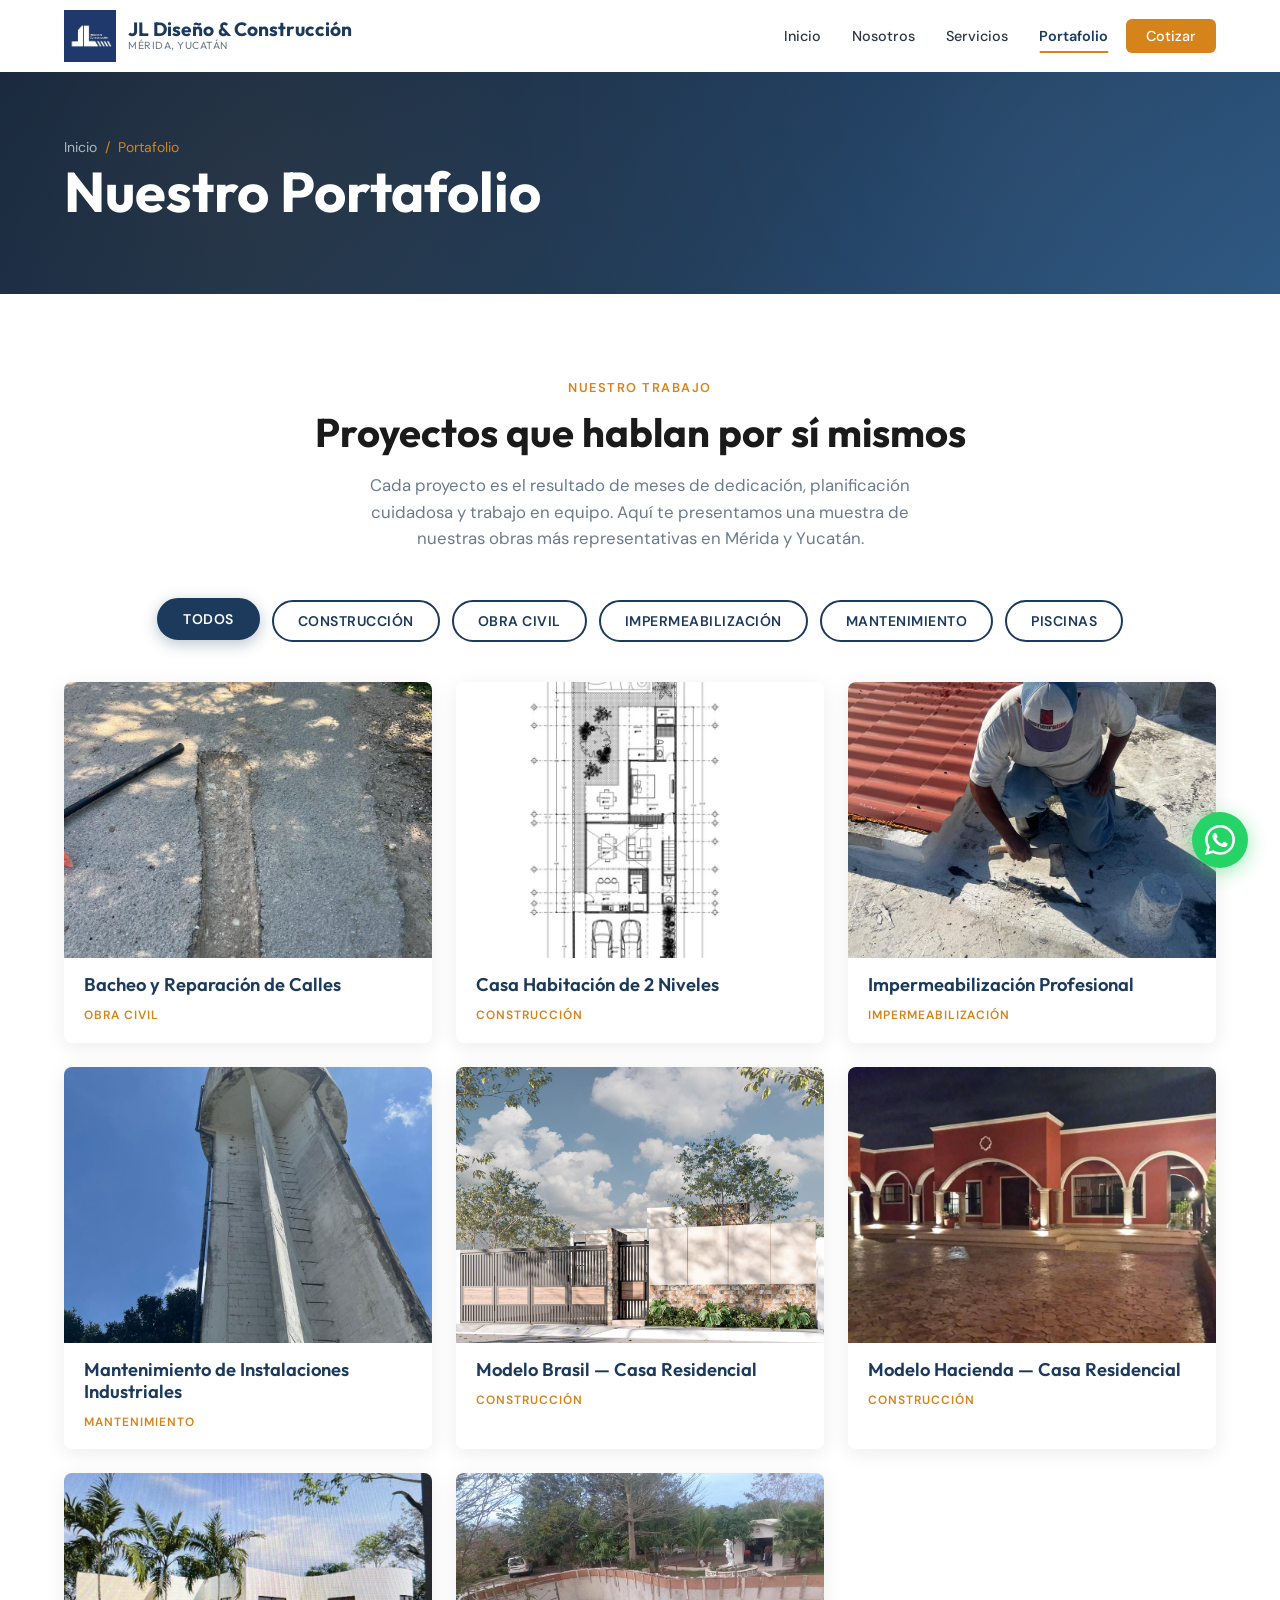
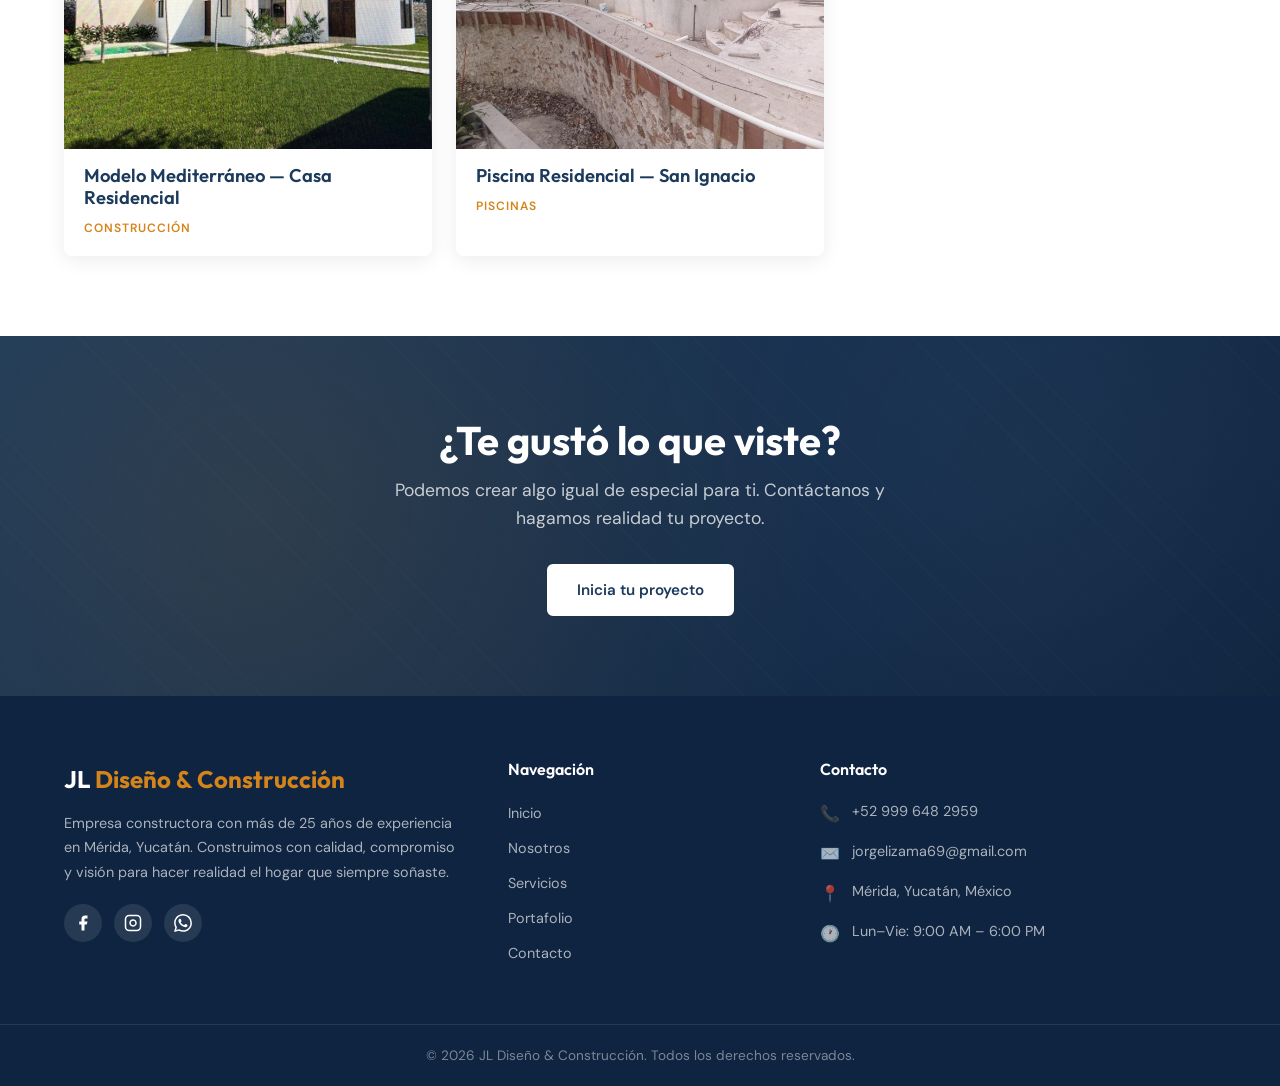
<file: portafolio.html>
<!DOCTYPE html>
<html lang="es-MX">
<head>
  <meta charset="UTF-8" />
  <meta name="viewport" content="width=device-width, initial-scale=1.0" />
  <title>Portafolio — JL Diseño &amp; Construcción | Proyectos en Mérida, Yucatán</title>
  <meta name="description" content="Portafolio de proyectos de JL Diseño &amp; Construcción: casas construidas, remodelaciones y diseños arquitectónicos en Mérida, Yucatán. Calidad demostrada en cada obra." />
  <link rel="canonical" href="portafolio.html" />

  <!-- Open Graph -->
  <meta property="og:type" content="website" />
  <meta property="og:title" content="Portafolio — JL Diseño &amp; Construcción" />
  <meta property="og:description" content="Conoce los proyectos de construcción, remodelación y diseño arquitectónico que hemos realizado en Mérida, Yucatán." />
  <meta property="og:image" content="https://images.unsplash.com/photo-1600585154340-be6161a56a0c?w=1200&q=80" />

  <!-- Google Fonts -->
  <link rel="preconnect" href="https://fonts.googleapis.com" />
  <link rel="preconnect" href="https://fonts.gstatic.com" crossorigin />
  <link href="https://fonts.googleapis.com/css2?family=Outfit:wght@400;500;600;700;800&family=DM+Sans:ital,opsz,wght@0,9..40,400;0,9..40,500;0,9..40,600;1,9..40,400&display=swap" rel="stylesheet" />

  <link rel="icon" type="image/svg+xml" href="data:image/svg+xml,<svg xmlns='http://www.w3.org/2000/svg' viewBox='0 0 32 32'><rect width='32' height='32' rx='4' fill='%231B3A5C'/><text x='16' y='22' font-size='16' font-weight='bold' text-anchor='middle' fill='white' font-family='Arial'>JL</text></svg>">
  <link rel="stylesheet" href="css/styles.css" />
</head>
<body>

  <!-- ===== NAVBAR ===== -->
  <nav class="navbar" role="navigation" aria-label="Menú principal">
    <div class="container">
      <a href="index.html" class="navbar-brand" aria-label="JL Diseño y Construcción — Inicio">
        <img src="img/logojl.jpg" alt="Logo JL Diseño y Construcción" class="navbar-logo-img" />
        <span class="logo-fallback navbar-logo-text" style="display:flex;flex-direction:column;">
          JL Diseño &amp; Construcción
          <span>Mérida, Yucatán</span>
        </span>
      </a>
      <ul class="navbar-menu" role="list">
        <li><a href="index.html">Inicio</a></li>
        <li><a href="nosotros.html">Nosotros</a></li>
        <li><a href="servicios.html">Servicios</a></li>
        <li><a href="portafolio.html" class="active" aria-current="page">Portafolio</a></li>
        <li><a href="contacto.html" class="navbar-cta">Cotizar</a></li>
      </ul>
      <button class="navbar-toggle" aria-label="Abrir menú" aria-expanded="false" aria-controls="mobile-menu">
        <span></span>
        <span></span>
        <span></span>
      </button>
    </div>
  </nav>

  <!-- Mobile overlay -->
  <div class="navbar-overlay" id="mobile-menu" role="dialog" aria-modal="true" aria-label="Menú de navegación">
    <button class="close-overlay" aria-label="Cerrar menú">✕</button>
    <a href="index.html">Inicio</a>
    <a href="nosotros.html">Nosotros</a>
    <a href="servicios.html">Servicios</a>
    <a href="portafolio.html" class="active">Portafolio</a>
    <a href="contacto.html">Contacto</a>
  </div>

  <main>

    <!-- ===== PAGE HEADER ===== -->
    <header class="page-header" aria-label="Encabezado de página">
      <div class="container">
        <nav class="breadcrumb" aria-label="Ruta de navegación">
          <a href="index.html">Inicio</a>
          <span aria-hidden="true">/</span>
          <span aria-current="page">Portafolio</span>
        </nav>
        <h1>Nuestro Portafolio</h1>
      </div>
    </header>

    <!-- ===== PORTFOLIO SECTION ===== -->
    <section class="portfolio-section section-padding" aria-label="Proyectos realizados">
      <div class="container">

        <div class="section-header text-center fade-in">
          <span class="section-label">Nuestro trabajo</span>
          <h2 class="section-title">Proyectos que hablan por sí mismos</h2>
          <p class="section-subtitle">Cada proyecto es el resultado de meses de dedicación, planificación cuidadosa y trabajo en equipo. Aquí te presentamos una muestra de nuestras obras más representativas en Mérida y Yucatán.</p>
        </div>

        <!-- Filter Buttons -->
        <div class="portfolio-filter fade-in" role="group" aria-label="Filtrar proyectos por categoría">
          <button class="filter-btn active" data-filter="all" aria-pressed="true">Todos</button>
          <button class="filter-btn" data-filter="construccion" aria-pressed="false">Construcción</button>
          <button class="filter-btn" data-filter="obra-civil" aria-pressed="false">Obra Civil</button>
          <button class="filter-btn" data-filter="impermeabilizacion" aria-pressed="false">Impermeabilización</button>
          <button class="filter-btn" data-filter="mantenimiento" aria-pressed="false">Mantenimiento</button>
          <button class="filter-btn" data-filter="piscinas" aria-pressed="false">Piscinas</button>
        </div>

        <!-- Portfolio Grid -->
        <div class="portfolio-grid" aria-label="Galería de proyectos">

          <!-- Proyecto 1: Bacheo -->
          <article class="portfolio-card fade-in fade-in-delay-1" data-category="obra-civil" data-gallery-id="bacheo" data-title="Bacheo y Reparación de Calles" style="cursor:pointer;">
            <div class="portfolio-card-image">
              <img src="img/bacheo-01.jpeg" alt="Bacheo y reparación de calles en Mérida Yucatán" loading="lazy" />
              <div class="portfolio-card-image-overlay" aria-hidden="true">
                <span class="gallery-open-btn">9 fotos</span>
              </div>
            </div>
            <div class="portfolio-card-body">
              <h4>Bacheo y Reparación de Calles</h4>
              <span class="category-tag">Obra Civil</span>
            </div>
          </article>

          <!-- Proyecto 2: Casa 2 Niveles -->
          <article class="portfolio-card fade-in fade-in-delay-2" data-category="construccion" data-gallery-id="casa2niveles" data-title="Casa Habitación de 2 Niveles" style="cursor:pointer;">
            <div class="portfolio-card-image">
              <img src="img/casa2niveles-01.jpeg" alt="Construcción de casa habitación de dos niveles en Mérida" loading="lazy" />
              <div class="portfolio-card-image-overlay" aria-hidden="true">
                <span class="gallery-open-btn">18 fotos</span>
              </div>
            </div>
            <div class="portfolio-card-body">
              <h4>Casa Habitación de 2 Niveles</h4>
              <span class="category-tag">Construcción</span>
            </div>
          </article>

          <!-- Proyecto 3: Impermeabilización -->
          <article class="portfolio-card fade-in fade-in-delay-3" data-category="impermeabilizacion" data-gallery-id="impermeabilizacion" data-title="Impermeabilización Profesional" style="cursor:pointer;">
            <div class="portfolio-card-image">
              <img src="img/impermeabilizacion-01.jpeg" alt="Impermeabilización profesional de techos y superficies en Yucatán" loading="lazy" />
              <div class="portfolio-card-image-overlay" aria-hidden="true">
                <span class="gallery-open-btn">7 fotos</span>
              </div>
            </div>
            <div class="portfolio-card-body">
              <h4>Impermeabilización Profesional</h4>
              <span class="category-tag">Impermeabilización</span>
            </div>
          </article>

          <!-- Proyecto 4: Mantenimiento Industrial -->
          <article class="portfolio-card fade-in fade-in-delay-1" data-category="mantenimiento" data-gallery-id="mantenimiento" data-title="Mantenimiento de Instalaciones Industriales" style="cursor:pointer;">
            <div class="portfolio-card-image">
              <img src="img/mantenimiento-01.jpeg" alt="Mantenimiento industrial y comercial en Mérida Yucatán" loading="lazy" />
              <div class="portfolio-card-image-overlay" aria-hidden="true">
                <span class="gallery-open-btn">21 fotos</span>
              </div>
            </div>
            <div class="portfolio-card-body">
              <h4>Mantenimiento de Instalaciones Industriales</h4>
              <span class="category-tag">Mantenimiento</span>
            </div>
          </article>

          <!-- Proyecto 5: Modelo Brasil -->
          <article class="portfolio-card fade-in fade-in-delay-2" data-category="construccion" data-gallery-id="modelo-brasil" data-title="Modelo Brasil — Casa Residencial" style="cursor:pointer;">
            <div class="portfolio-card-image">
              <img src="img/modelo-brasil-01.jpeg" alt="Modelo Brasil — casa residencial diseño y construcción en Mérida" loading="lazy" />
              <div class="portfolio-card-image-overlay" aria-hidden="true">
                <span class="gallery-open-btn">23 fotos + video</span>
              </div>
            </div>
            <div class="portfolio-card-body">
              <h4>Modelo Brasil — Casa Residencial</h4>
              <span class="category-tag">Construcción</span>
            </div>
          </article>

          <!-- Proyecto 6: Modelo Hacienda -->
          <article class="portfolio-card fade-in fade-in-delay-3" data-category="construccion" data-gallery-id="modelo-hacienda" data-title="Modelo Hacienda — Casa Residencial" style="cursor:pointer;">
            <div class="portfolio-card-image">
              <img src="img/modelo-hacienda-01.jpeg" alt="Modelo Hacienda — casa estilo yucateco en Mérida" loading="lazy" />
              <div class="portfolio-card-image-overlay" aria-hidden="true">
                <span class="gallery-open-btn">17 fotos</span>
              </div>
            </div>
            <div class="portfolio-card-body">
              <h4>Modelo Hacienda — Casa Residencial</h4>
              <span class="category-tag">Construcción</span>
            </div>
          </article>

          <!-- Proyecto 7: Modelo Mediterráneo -->
          <article class="portfolio-card fade-in fade-in-delay-1" data-category="construccion" data-gallery-id="modelo-mediterraneo" data-title="Modelo Mediterráneo — Casa Residencial" style="cursor:pointer;">
            <div class="portfolio-card-image">
              <img src="img/modelo-mediterraneo-01.jpeg" alt="Modelo Mediterráneo — casa de estilo mediterráneo en Mérida Yucatán" loading="lazy" />
              <div class="portfolio-card-image-overlay" aria-hidden="true">
                <span class="gallery-open-btn">20 fotos</span>
              </div>
            </div>
            <div class="portfolio-card-body">
              <h4>Modelo Mediterráneo — Casa Residencial</h4>
              <span class="category-tag">Construcción</span>
            </div>
          </article>

          <!-- Proyecto 8: Piscina San Ignacio -->
          <article class="portfolio-card fade-in fade-in-delay-2" data-category="piscinas" data-gallery-id="piscina-sanignacio" data-title="Piscina Residencial — San Ignacio" style="cursor:pointer;">
            <div class="portfolio-card-image">
              <img src="img/piscina-sanignacio-01.jpeg" alt="Construcción de alberca residencial en fraccionamiento San Ignacio Mérida" loading="lazy" />
              <div class="portfolio-card-image-overlay" aria-hidden="true">
                <span class="gallery-open-btn">10 fotos</span>
              </div>
            </div>
            <div class="portfolio-card-body">
              <h4>Piscina Residencial — San Ignacio</h4>
              <span class="category-tag">Piscinas</span>
            </div>
          </article>

          <!-- DUMMY para cerrar correctamente -->
          <article class="portfolio-card" data-category="__none__" style="display:none;" aria-hidden="true">
            <div class="portfolio-card-body">
              <h4>placeholder</h4>
              <span class="category-tag">placeholder</span>
            </div>
          </article>

        </div>
      </div>
    </section>

    <!-- TODO: Add Before & After section when real before/after photos are available -->

    <!-- ===== CTA BANNER ===== -->
    <section class="cta-banner" aria-label="Llamada a la acción">
      <div class="container">
        <div class="fade-in">
          <h2>¿Te gustó lo que viste?</h2>
          <p>Podemos crear algo igual de especial para ti. Contáctanos y hagamos realidad tu proyecto.</p>
          <a href="contacto.html" class="btn btn-white">Inicia tu proyecto</a>
        </div>
      </div>
    </section>

  </main>

  <!-- ===== LIGHTBOX MODAL ===== -->
  <div id="lightbox" class="lightbox" role="dialog" aria-modal="true" aria-label="Galería de imágenes del proyecto">
    <button class="lightbox-close" aria-label="Cerrar galería">✕</button>
    <button class="lightbox-prev" aria-label="Imagen anterior">&#8249;</button>
    <button class="lightbox-next" aria-label="Siguiente imagen">&#8250;</button>
    <div class="lightbox-content">
      <div class="lightbox-media-wrapper"></div>
      <div class="lightbox-footer">
        <div class="lightbox-title"></div>
        <div class="lightbox-counter"></div>
      </div>
    </div>
  </div>

  <!-- ===== FOOTER ===== -->
  <footer class="footer" aria-label="Pie de página">
    <div class="container">
      <div class="footer-grid">
        <div class="footer-brand">
          <div class="footer-logo">JL <span>Diseño &amp; Construcción</span></div>
          <p>Empresa constructora con más de 25 años de experiencia en Mérida, Yucatán. Construimos con calidad, compromiso y visión para hacer realidad el hogar que siempre soñaste.</p>
          <div class="footer-social" aria-label="Redes sociales">
            <a href="#" aria-label="Facebook" rel="noopener">
              <svg xmlns="http://www.w3.org/2000/svg" width="18" height="18" viewBox="0 0 24 24" fill="currentColor" aria-hidden="true"><path d="M18 2h-3a5 5 0 0 0-5 5v3H7v4h3v8h4v-8h3l1-4h-4V7a1 1 0 0 1 1-1h3z"/></svg>
            </a>
            <a href="#" aria-label="Instagram" rel="noopener">
              <svg xmlns="http://www.w3.org/2000/svg" width="18" height="18" viewBox="0 0 24 24" fill="none" stroke="currentColor" stroke-width="2" aria-hidden="true"><rect x="2" y="2" width="20" height="20" rx="5" ry="5"/><path d="M16 11.37A4 4 0 1 1 12.63 8 4 4 0 0 1 16 11.37z"/><line x1="17.5" y1="6.5" x2="17.51" y2="6.5"/></svg>
            </a>
            <a href="https://wa.me/529996482959?text=Hola%2C%20me%20interesa%20una%20cotización%20de%20JL%20Diseño%20%26%20Construcción" aria-label="WhatsApp" rel="noopener" target="_blank">
              <svg xmlns="http://www.w3.org/2000/svg" width="18" height="18" viewBox="0 0 24 24" fill="currentColor" aria-hidden="true"><path d="M17.472 14.382c-.297-.149-1.758-.867-2.03-.967-.273-.099-.471-.148-.67.15-.197.297-.767.966-.94 1.164-.173.199-.347.223-.644.075-.297-.15-1.255-.463-2.39-1.475-.883-.788-1.48-1.761-1.653-2.059-.173-.297-.018-.458.13-.606.134-.133.298-.347.446-.52.149-.174.198-.298.298-.497.099-.198.05-.371-.025-.52-.075-.149-.669-1.612-.916-2.207-.242-.579-.487-.5-.669-.51-.173-.008-.371-.01-.57-.01-.198 0-.52.074-.792.372-.272.297-1.04 1.016-1.04 2.479 0 1.462 1.065 2.875 1.213 3.074.149.198 2.096 3.2 5.077 4.487.709.306 1.262.489 1.694.625.712.227 1.36.195 1.871.118.571-.085 1.758-.719 2.006-1.413.248-.694.248-1.289.173-1.413-.074-.124-.272-.198-.57-.347m-5.421 7.403h-.004a9.87 9.87 0 0 1-5.031-1.378l-.361-.214-3.741.982.998-3.648-.235-.374a9.86 9.86 0 0 1-1.51-5.26c.001-5.45 4.436-9.884 9.888-9.884 2.64 0 5.122 1.03 6.988 2.898a9.825 9.825 0 0 1 2.893 6.994c-.003 5.45-4.437 9.884-9.885 9.884m8.413-18.297A11.815 11.815 0 0 0 12.05 0C5.495 0 .16 5.335.157 11.892c0 2.096.547 4.142 1.588 5.945L.057 24l6.305-1.654a11.882 11.882 0 0 0 5.683 1.448h.005c6.554 0 11.89-5.335 11.893-11.893a11.821 11.821 0 0 0-3.48-8.413Z"/></svg>
            </a>
          </div>
        </div>
        <nav class="footer-nav" aria-label="Enlaces rápidos">
          <h4>Navegación</h4>
          <ul role="list">
            <li><a href="index.html">Inicio</a></li>
            <li><a href="nosotros.html">Nosotros</a></li>
            <li><a href="servicios.html">Servicios</a></li>
            <li><a href="portafolio.html">Portafolio</a></li>
            <li><a href="contacto.html">Contacto</a></li>
          </ul>
        </nav>
        <div class="footer-contact" aria-label="Datos de contacto">
          <h4>Contacto</h4>
          <div class="footer-contact-item">
            <span class="icon" aria-hidden="true">📞</span>
            <span><a href="tel:+529996482959">+52 999 648 2959</a></span>
          </div>
          <div class="footer-contact-item">
            <span class="icon" aria-hidden="true">✉️</span>
            <span><a href="mailto:jorgelizama69@gmail.com">jorgelizama69@gmail.com</a></span>
          </div>
          <div class="footer-contact-item">
            <span class="icon" aria-hidden="true">📍</span>
            <span>Mérida, Yucatán, México</span>
          </div>
          <div class="footer-contact-item">
            <span class="icon" aria-hidden="true">🕐</span>
            <span>Lun–Vie: 9:00 AM – 6:00 PM</span>
          </div>
        </div>
      </div>
    </div>
    <div class="footer-bottom">
      <div class="container">
        <p>© 2026 JL Diseño &amp; Construcción. Todos los derechos reservados.</p>
      </div>
    </div>
  </footer>

  <!-- ===== WHATSAPP FLOATING BUTTON ===== -->
  <a href="https://wa.me/529996482959?text=Hola%2C%20me%20interesa%20una%20cotización%20de%20JL%20Diseño%20%26%20Construcción" class="whatsapp-btn" target="_blank" rel="noopener noreferrer" aria-label="Contáctanos por WhatsApp">
    <svg xmlns="http://www.w3.org/2000/svg" viewBox="0 0 24 24" aria-hidden="true">
      <path d="M17.472 14.382c-.297-.149-1.758-.867-2.03-.967-.273-.099-.471-.148-.67.15-.197.297-.767.966-.94 1.164-.173.199-.347.223-.644.075-.297-.15-1.255-.463-2.39-1.475-.883-.788-1.48-1.761-1.653-2.059-.173-.297-.018-.458.13-.606.134-.133.298-.347.446-.52.149-.174.198-.298.298-.497.099-.198.05-.371-.025-.52-.075-.149-.669-1.612-.916-2.207-.242-.579-.487-.5-.669-.51-.173-.008-.371-.01-.57-.01-.198 0-.52.074-.792.372-.272.297-1.04 1.016-1.04 2.479 0 1.462 1.065 2.875 1.213 3.074.149.198 2.096 3.2 5.077 4.487.709.306 1.262.489 1.694.625.712.227 1.36.195 1.871.118.571-.085 1.758-.719 2.006-1.413.248-.694.248-1.289.173-1.413-.074-.124-.272-.198-.57-.347m-5.421 7.403h-.004a9.87 9.87 0 0 1-5.031-1.378l-.361-.214-3.741.982.998-3.648-.235-.374a9.86 9.86 0 0 1-1.51-5.26c.001-5.45 4.436-9.884 9.888-9.884 2.64 0 5.122 1.03 6.988 2.898a9.825 9.825 0 0 1 2.893 6.994c-.003 5.45-4.437 9.884-9.885 9.884m8.413-18.297A11.815 11.815 0 0 0 12.05 0C5.495 0 .16 5.335.157 11.892c0 2.096.547 4.142 1.588 5.945L.057 24l6.305-1.654a11.882 11.882 0 0 0 5.683 1.448h.005c6.554 0 11.89-5.335 11.893-11.893a11.821 11.821 0 0 0-3.48-8.413Z"/>
    </svg>
  </a>

  <script src="js/main.js"></script>
</body>
</html>
</file>
<file: css/styles.css>
/* ============================================================
   JL Diseño & Construcción — styles.css
   Autor: JL Diseño & Construcción
   Descripción: Hoja de estilos principal para todo el sitio
   ============================================================ */

/* ===== GOOGLE FONTS IMPORT ===== */
@import url('https://fonts.googleapis.com/css2?family=Outfit:wght@400;500;600;700;800&family=DM+Sans:ital,opsz,wght@0,9..40,400;0,9..40,500;0,9..40,600;1,9..40,400&display=swap');

/* ===== CSS VARIABLES ===== */
:root {
  --primary: #1B3A5C;
  --primary-light: #2A5580;
  --primary-dark: #0F2440;
  --accent: #D4841A;
  --accent-hover: #B8710F;
  --white: #FFFFFF;
  --off-white: #F7F8FA;
  --gray-light: #E8ECF0;
  --gray-medium: #6B7B8D;
  --gray-dark: #2D3748;
  --black: #1A1A1A;

  --font-heading: 'Outfit', sans-serif;
  --font-body: 'DM Sans', sans-serif;

  --shadow-sm: 0 2px 8px rgba(0, 0, 0, 0.06);
  --shadow-md: 0 4px 20px rgba(0, 0, 0, 0.08);
  --shadow-lg: 0 8px 40px rgba(0, 0, 0, 0.12);
  --radius-sm: 6px;
  --radius-md: 8px;
  --radius-lg: 16px;

  --transition: all 0.3s ease;
  --navbar-height: 72px;
}

/* ===== RESET & BASE ===== */
*,
*::before,
*::after {
  box-sizing: border-box;
  margin: 0;
  padding: 0;
}

html {
  scroll-behavior: smooth;
  font-size: 16px;
}

body {
  font-family: var(--font-body);
  color: var(--gray-dark);
  background-color: var(--white);
  line-height: 1.6;
  -webkit-font-smoothing: antialiased;
  -moz-osx-font-smoothing: grayscale;
}

img {
  max-width: 100%;
  height: auto;
  display: block;
}

a {
  text-decoration: none;
  color: inherit;
  transition: var(--transition);
}

ul {
  list-style: none;
}

button {
  cursor: pointer;
  border: none;
  background: none;
  font-family: var(--font-body);
}

input,
select,
textarea {
  font-family: var(--font-body);
  font-size: 1rem;
}

/* ===== TYPOGRAPHY ===== */
h1, h2, h3, h4, h5, h6 {
  font-family: var(--font-heading);
  color: var(--black);
  line-height: 1.2;
  font-weight: 700;
}

h1 {
  font-size: clamp(2rem, 5vw, 3.5rem);
}

h2 {
  font-size: clamp(1.6rem, 3.5vw, 2.5rem);
}

h3 {
  font-size: clamp(1.2rem, 2.5vw, 1.6rem);
  font-weight: 600;
}

h4 {
  font-size: 1.15rem;
  font-weight: 600;
}

p {
  margin-bottom: 1rem;
}

p:last-child {
  margin-bottom: 0;
}

/* ===== UTILITY CLASSES ===== */
.container {
  max-width: 1200px;
  margin: 0 auto;
  padding: 0 1.5rem;
}

.section-padding {
  padding: 5rem 0;
}

.section-padding-sm {
  padding: 3rem 0;
}

.text-center {
  text-align: center;
}

.text-accent {
  color: var(--accent);
}

.section-label {
  display: inline-block;
  font-family: var(--font-body);
  font-size: 0.8rem;
  font-weight: 600;
  letter-spacing: 0.12em;
  text-transform: uppercase;
  color: var(--accent);
  margin-bottom: 0.6rem;
}

.section-title {
  margin-bottom: 1rem;
}

.section-subtitle {
  color: var(--gray-medium);
  font-size: 1.05rem;
  max-width: 600px;
  margin: 0 auto 2.5rem;
}

.section-header {
  margin-bottom: 3rem;
}

.section-header.text-center .section-subtitle {
  margin: 0 auto 0;
}

/* ===== BUTTONS ===== */
.btn {
  display: inline-flex;
  align-items: center;
  gap: 0.5rem;
  padding: 0.75rem 1.75rem;
  border-radius: var(--radius-sm);
  font-family: var(--font-body);
  font-size: 0.95rem;
  font-weight: 600;
  transition: var(--transition);
  min-height: 44px;
  cursor: pointer;
  border: 2px solid transparent;
}

.btn-primary {
  background-color: var(--accent);
  color: var(--white);
  border-color: var(--accent);
}

.btn-primary:hover {
  background-color: var(--accent-hover);
  border-color: var(--accent-hover);
  transform: translateY(-2px);
  box-shadow: 0 6px 20px rgba(212, 132, 26, 0.35);
}

.btn-secondary {
  background-color: transparent;
  color: var(--primary);
  border-color: var(--primary);
}

.btn-secondary:hover {
  background-color: var(--primary);
  color: var(--white);
  transform: translateY(-2px);
}

.btn-white {
  background-color: var(--white);
  color: var(--primary);
  border-color: var(--white);
}

.btn-white:hover {
  background-color: var(--accent);
  color: var(--white);
  border-color: var(--accent);
  transform: translateY(-3px) scale(1.03);
  box-shadow: 0 8px 25px rgba(212, 132, 26, 0.35);
}

.btn-outline-white {
  background-color: transparent;
  color: var(--white);
  border-color: rgba(255, 255, 255, 0.6);
}

.btn-outline-white:hover {
  background-color: var(--white);
  color: var(--primary);
}

/* ===== CARDS ===== */
.card {
  background: var(--white);
  border-radius: var(--radius-md);
  box-shadow: var(--shadow-md);
  overflow: hidden;
  transition: var(--transition);
}

.card:hover {
  transform: translateY(-4px);
  box-shadow: var(--shadow-lg);
}

/* ===== SCROLL ANIMATIONS ===== */
.fade-in {
  opacity: 0;
  transform: translateY(30px);
  transition: opacity 0.7s ease, transform 0.7s ease;
}

.fade-in.visible {
  opacity: 1;
  transform: translateY(0);
}

.fade-in-delay-1 { transition-delay: 0.1s; }
.fade-in-delay-2 { transition-delay: 0.2s; }
.fade-in-delay-3 { transition-delay: 0.3s; }

/* ============================================================
   NAVBAR
   ============================================================ */
.navbar {
  position: fixed;
  top: 0;
  left: 0;
  width: 100%;
  z-index: 1000;
  height: var(--navbar-height);
  display: flex;
  align-items: center;
  background-color: rgba(255, 255, 255, 0.95);
  backdrop-filter: blur(8px);
  -webkit-backdrop-filter: blur(8px);
  border-bottom: 1px solid transparent;
  transition: var(--transition);
}

.navbar.scrolled {
  box-shadow: 0 2px 20px rgba(0, 0, 0, 0.1);
  border-bottom-color: var(--gray-light);
}

.navbar .container {
  display: flex;
  align-items: center;
  justify-content: space-between;
  width: 100%;
}

/* Logo */
.navbar-brand {
  display: flex;
  align-items: center;
  gap: 0.75rem;
  text-decoration: none;
  flex-shrink: 0;
}

.navbar-logo-img {
  height: 44px;
  width: auto;
  object-fit: contain;
}

.navbar-logo-text {
  font-family: var(--font-heading);
  font-size: 1.2rem;
  font-weight: 700;
  color: var(--primary);
  line-height: 1.1;
}

.navbar-logo-text span {
  display: block;
  font-size: 0.65rem;
  font-weight: 400;
  color: var(--gray-medium);
  letter-spacing: 0.05em;
  text-transform: uppercase;
}

.logo-fallback {
  display: none;
}

/* Nav links */
.navbar-menu {
  display: flex;
  align-items: center;
  gap: 0.25rem;
}

.navbar-menu a {
  font-family: var(--font-body);
  font-size: 0.9rem;
  font-weight: 500;
  color: var(--gray-dark);
  padding: 0.5rem 0.85rem;
  border-radius: var(--radius-sm);
  position: relative;
  transition: var(--transition);
}

.navbar-menu a::after {
  content: '';
  position: absolute;
  bottom: 0;
  left: 50%;
  transform: translateX(-50%);
  width: 0;
  height: 2px;
  background-color: var(--accent);
  border-radius: 2px;
  transition: width 0.3s ease;
}

.navbar-menu a:hover {
  color: var(--primary);
}

.navbar-menu a:hover::after,
.navbar-menu a.active::after {
  width: calc(100% - 1.7rem);
}

.navbar-menu a.active {
  color: var(--primary);
  font-weight: 600;
}

.navbar-cta {
  background-color: var(--accent);
  color: var(--white) !important;
  padding: 0.5rem 1.25rem !important;
  border-radius: var(--radius-sm) !important;
}

.navbar-cta:hover {
  background-color: var(--accent-hover) !important;
  color: var(--white) !important;
}

.navbar-cta::after {
  display: none !important;
}

/* Hamburger */
.navbar-toggle {
  display: none;
  flex-direction: column;
  gap: 5px;
  padding: 8px;
  background: none;
  border: none;
  cursor: pointer;
  aria-label: "Abrir menú";
}

.navbar-toggle span {
  display: block;
  width: 24px;
  height: 2px;
  background-color: var(--primary);
  border-radius: 2px;
  transition: var(--transition);
}

.navbar-toggle.open span:nth-child(1) {
  transform: rotate(45deg) translate(5px, 5px);
}

.navbar-toggle.open span:nth-child(2) {
  opacity: 0;
  transform: scaleX(0);
}

.navbar-toggle.open span:nth-child(3) {
  transform: rotate(-45deg) translate(5px, -5px);
}

/* Mobile overlay menu */
.navbar-overlay {
  display: none;
  position: fixed;
  inset: 0;
  background-color: var(--primary-dark);
  z-index: 999;
  flex-direction: column;
  align-items: center;
  justify-content: center;
  gap: 1.5rem;
  opacity: 0;
  transition: opacity 0.3s ease;
}

.navbar-overlay.open {
  opacity: 1;
}

.navbar-overlay a {
  font-family: var(--font-heading);
  font-size: 1.8rem;
  font-weight: 600;
  color: var(--white);
  opacity: 0.85;
  transition: var(--transition);
}

.navbar-overlay a:hover,
.navbar-overlay a.active {
  opacity: 1;
  color: var(--accent);
}

.navbar-overlay .close-overlay {
  position: absolute;
  top: 1.5rem;
  right: 1.5rem;
  font-size: 2rem;
  color: var(--white);
  background: none;
  border: none;
  cursor: pointer;
  line-height: 1;
  opacity: 0.8;
}

.navbar-overlay .close-overlay:hover {
  opacity: 1;
  color: var(--accent);
}

/* Body offset for fixed navbar */
body {
  padding-top: var(--navbar-height);
}

/* ============================================================
   FOOTER
   ============================================================ */
.footer {
  background-color: var(--primary-dark);
  color: rgba(255, 255, 255, 0.75);
  padding: 4rem 0 0;
}

.footer-grid {
  display: grid;
  grid-template-columns: 1.5fr 1fr 1.5fr;
  gap: 3rem;
  margin-bottom: 3rem;
}

/* Footer Brand */
.footer-brand .footer-logo {
  font-family: var(--font-heading);
  font-size: 1.5rem;
  font-weight: 700;
  color: var(--white);
  margin-bottom: 0.25rem;
}

.footer-brand .footer-logo span {
  color: var(--accent);
}

.footer-brand p {
  font-size: 0.9rem;
  line-height: 1.7;
  margin-top: 0.75rem;
  color: rgba(255, 255, 255, 0.65);
}

.footer-social {
  display: flex;
  gap: 0.75rem;
  margin-top: 1.25rem;
}

.footer-social a {
  display: flex;
  align-items: center;
  justify-content: center;
  width: 38px;
  height: 38px;
  border-radius: 50%;
  background-color: rgba(255, 255, 255, 0.1);
  color: var(--white);
  transition: var(--transition);
  font-size: 1rem;
}

.footer-social a:hover {
  background-color: var(--accent);
  transform: translateY(-2px);
}

/* Footer Nav */
.footer-nav h4 {
  font-family: var(--font-heading);
  color: var(--white);
  font-size: 1rem;
  margin-bottom: 1.25rem;
  font-weight: 600;
}

.footer-nav ul li {
  margin-bottom: 0.6rem;
}

.footer-nav ul li a {
  color: rgba(255, 255, 255, 0.65);
  font-size: 0.9rem;
  transition: var(--transition);
}

.footer-nav ul li a:hover {
  color: var(--accent);
  padding-left: 4px;
}

/* Footer Contact */
.footer-contact h4 {
  font-family: var(--font-heading);
  color: var(--white);
  font-size: 1rem;
  margin-bottom: 1.25rem;
  font-weight: 600;
}

.footer-contact-item {
  display: flex;
  gap: 0.75rem;
  margin-bottom: 0.85rem;
  font-size: 0.9rem;
  color: rgba(255, 255, 255, 0.65);
}

.footer-contact-item .icon {
  font-size: 1rem;
  flex-shrink: 0;
  margin-top: 1px;
}

/* Footer Bottom */
.footer-bottom {
  border-top: 1px solid rgba(255, 255, 255, 0.1);
  padding: 1.25rem 0;
  text-align: center;
  font-size: 0.85rem;
  color: rgba(255, 255, 255, 0.45);
}

/* ============================================================
   WHATSAPP FLOATING BUTTON
   ============================================================ */
.whatsapp-btn {
  position: fixed;
  bottom: 2rem;
  right: 2rem;
  z-index: 900;
  width: 56px;
  height: 56px;
  border-radius: 50%;
  background-color: #25D366;
  display: flex;
  align-items: center;
  justify-content: center;
  box-shadow: 0 4px 20px rgba(37, 211, 102, 0.45);
  transition: var(--transition);
  animation: whatsapp-pulse 2.5s infinite;
}

.whatsapp-btn:hover {
  transform: scale(1.1);
  box-shadow: 0 6px 25px rgba(37, 211, 102, 0.6);
  animation: none;
}

.whatsapp-btn svg {
  width: 30px;
  height: 30px;
  fill: var(--white);
}

@keyframes whatsapp-pulse {
  0%, 100% { box-shadow: 0 4px 20px rgba(37, 211, 102, 0.45); }
  50% { box-shadow: 0 4px 30px rgba(37, 211, 102, 0.75), 0 0 0 8px rgba(37, 211, 102, 0.15); }
}

/* ============================================================
   PAGE HEADER / BANNER
   ============================================================ */
.page-header {
  background: linear-gradient(135deg, var(--primary-dark) 0%, var(--primary) 60%, var(--primary-light) 100%);
  padding: 4rem 0 3.5rem;
  position: relative;
  overflow: hidden;
}

.page-header::before {
  content: '';
  position: absolute;
  inset: 0;
  background-image:
    radial-gradient(circle at 20% 50%, rgba(212, 132, 26, 0.1) 0%, transparent 60%),
    radial-gradient(circle at 80% 20%, rgba(255, 255, 255, 0.05) 0%, transparent 50%);
}

.page-header .container {
  position: relative;
  z-index: 1;
}

.page-header h1 {
  color: var(--white);
  margin-bottom: 0.75rem;
}

.breadcrumb {
  display: flex;
  align-items: center;
  gap: 0.5rem;
  font-size: 0.875rem;
  color: rgba(255, 255, 255, 0.65);
}

.breadcrumb a {
  color: rgba(255, 255, 255, 0.65);
  transition: var(--transition);
}

.breadcrumb a:hover {
  color: var(--accent);
}

.breadcrumb span {
  color: var(--accent);
}

/* ============================================================
   HERO SECTION (index.html)
   ============================================================ */
.hero {
  position: relative;
  min-height: calc(100vh - var(--navbar-height));
  display: flex;
  align-items: center;
  justify-content: center;
  overflow: hidden;
  margin-top: 0;
  padding-top: 0;
}

/* Remove the default body padding for the hero page */
.hero-page {
  padding-top: 0;
}

.hero-page .navbar {
  background-color: rgba(255, 255, 255, 0);
  border-bottom: none;
}

.hero-page .navbar.scrolled {
  background-color: rgba(255, 255, 255, 0.95);
  box-shadow: 0 2px 20px rgba(0, 0, 0, 0.1);
  border-bottom-color: var(--gray-light);
}

.hero-page .navbar-menu a {
  color: rgba(255, 255, 255, 0.9);
}

.hero-page .navbar-menu a.active,
.hero-page .navbar-menu a:hover {
  color: var(--white);
}

.hero-page .navbar-logo-text {
  color: var(--white);
}

.hero-page .navbar-logo-text span {
  color: rgba(255, 255, 255, 0.7);
}

.hero-page .navbar-toggle span {
  background-color: var(--white);
}

.hero-page .navbar.scrolled .navbar-menu a {
  color: var(--gray-dark);
}

.hero-page .navbar.scrolled .navbar-menu a.active,
.hero-page .navbar.scrolled .navbar-menu a:hover {
  color: var(--primary);
}

.hero-page .navbar.scrolled .navbar-logo-text {
  color: var(--primary);
}

.hero-page .navbar.scrolled .navbar-logo-text span {
  color: var(--gray-medium);
}

.hero-page .navbar.scrolled .navbar-toggle span {
  background-color: var(--primary);
}

.hero-bg {
  position: absolute;
  inset: 0;
  background-image: url('../img/modelo-mediterraneo-01.jpeg');
  background-size: cover;
  background-position: center;
  background-repeat: no-repeat;
}

.hero-overlay {
  position: absolute;
  inset: 0;
  background: linear-gradient(
    to bottom,
    rgba(15, 36, 64, 0.75) 0%,
    rgba(27, 58, 92, 0.65) 50%,
    rgba(15, 36, 64, 0.85) 100%
  );
}

.hero-content {
  position: relative;
  z-index: 2;
  text-align: center;
  color: var(--white);
  max-width: 800px;
  padding: 2rem 1.5rem;
}

.hero-badge {
  display: inline-block;
  background-color: rgba(212, 132, 26, 0.2);
  border: 1px solid rgba(212, 132, 26, 0.5);
  color: #f0a640;
  font-size: 0.8rem;
  font-weight: 600;
  letter-spacing: 0.1em;
  text-transform: uppercase;
  padding: 0.35rem 1rem;
  border-radius: 50px;
  margin-bottom: 1.25rem;
}

.hero-content h1 {
  color: var(--white);
  margin-bottom: 1rem;
  text-shadow: 0 2px 20px rgba(0, 0, 0, 0.3);
}

.hero-content .tagline {
  font-family: var(--font-heading);
  font-size: clamp(1.1rem, 2.5vw, 1.45rem);
  color: rgba(255, 255, 255, 0.9);
  margin-bottom: 0.75rem;
  font-weight: 400;
}

.hero-content .subtitle {
  color: rgba(255, 255, 255, 0.7);
  font-size: 1rem;
  margin-bottom: 2.25rem;
  max-width: 560px;
  margin-left: auto;
  margin-right: auto;
}

.hero-buttons {
  display: flex;
  gap: 1rem;
  justify-content: center;
  flex-wrap: wrap;
}

/* Scroll indicator */
.scroll-indicator {
  position: absolute;
  bottom: 2rem;
  left: 50%;
  transform: translateX(-50%);
  z-index: 2;
  display: flex;
  flex-direction: column;
  align-items: center;
  gap: 0.5rem;
  color: rgba(255, 255, 255, 0.6);
  font-size: 0.75rem;
  letter-spacing: 0.08em;
  text-transform: uppercase;
}

.scroll-arrow {
  width: 20px;
  height: 20px;
  border-right: 2px solid rgba(255, 255, 255, 0.5);
  border-bottom: 2px solid rgba(255, 255, 255, 0.5);
  transform: rotate(45deg);
  animation: scroll-bounce 1.5s ease-in-out infinite;
}

@keyframes scroll-bounce {
  0%, 100% { transform: rotate(45deg) translateY(0); }
  50% { transform: rotate(45deg) translateY(6px); }
}

/* ============================================================
   ABOUT PREVIEW SECTION (index.html)
   ============================================================ */
.about-preview {
  background-color: var(--white);
}

.about-preview-grid {
  display: grid;
  grid-template-columns: 1fr 1fr;
  gap: 4rem;
  align-items: center;
}

.about-preview-image {
  position: relative;
  border-radius: var(--radius-lg);
  overflow: hidden;
  box-shadow: var(--shadow-lg);
}

.about-preview-image img {
  width: 100%;
  height: 480px;
  object-fit: cover;
}

.about-preview-image .experience-badge {
  position: absolute;
  bottom: 1.5rem;
  right: -1rem;
  background-color: var(--accent);
  color: var(--white);
  padding: 1rem 1.5rem;
  border-radius: var(--radius-md);
  text-align: center;
  box-shadow: var(--shadow-md);
}

.experience-badge .number {
  font-family: var(--font-heading);
  font-size: 2.5rem;
  font-weight: 800;
  line-height: 1;
  display: block;
}

.experience-badge .label {
  font-size: 0.75rem;
  opacity: 0.9;
  display: block;
  margin-top: 0.25rem;
}

.about-preview-content .section-label {
  margin-bottom: 0.5rem;
}

.about-preview-content h2 {
  margin-bottom: 1rem;
}

.about-preview-content p {
  color: var(--gray-medium);
  margin-bottom: 1rem;
}

.about-stats {
  display: grid;
  grid-template-columns: 1fr 1fr;
  gap: 1rem;
  margin: 1.75rem 0;
}

.stat-item {
  text-align: center;
  padding: 1.25rem;
  background-color: var(--off-white);
  border-radius: var(--radius-md);
  border: 1px solid var(--gray-light);
}

.stat-item .stat-number {
  font-family: var(--font-heading);
  font-size: 2rem;
  font-weight: 800;
  color: var(--primary);
  line-height: 1;
}

.stat-item .stat-label {
  font-size: 0.8rem;
  color: var(--gray-medium);
  margin-top: 0.25rem;
}

/* ============================================================
   SERVICES SECTION (index.html preview & servicios.html)
   ============================================================ */
.services-section {
  background-color: var(--off-white);
}

.services-grid {
  display: grid;
  grid-template-columns: repeat(3, 1fr);
  gap: 1.75rem;
}

.service-card {
  background: var(--white);
  border-radius: var(--radius-md);
  overflow: hidden;
  box-shadow: var(--shadow-md);
  transition: var(--transition);
}

.service-card:hover {
  transform: translateY(-6px);
  box-shadow: var(--shadow-lg);
}

.service-card-image {
  height: 220px;
  overflow: hidden;
}

.service-card-image img {
  width: 100%;
  height: 100%;
  object-fit: cover;
  transition: transform 0.5s ease;
}

.service-card:hover .service-card-image img {
  transform: scale(1.05);
}

.service-card-body {
  padding: 1.5rem;
}

.service-icon {
  font-size: 2rem;
  margin-bottom: 0.75rem;
  display: block;
}

.service-card-body h3 {
  margin-bottom: 0.6rem;
  color: var(--primary);
}

.service-card-body p {
  color: var(--gray-medium);
  font-size: 0.9rem;
  margin-bottom: 1rem;
}

.service-link {
  color: var(--accent);
  font-weight: 600;
  font-size: 0.9rem;
  display: inline-flex;
  align-items: center;
  gap: 0.35rem;
  transition: var(--transition);
}

.service-link:hover {
  gap: 0.6rem;
  color: var(--accent-hover);
}

.services-cta {
  text-align: center;
  margin-top: 2.5rem;
}

/* Services Full Page */
.service-block {
  display: grid;
  grid-template-columns: 1fr 1fr;
  gap: 4rem;
  align-items: center;
  padding: 4rem 0;
  border-bottom: 1px solid var(--gray-light);
}

.service-block:last-of-type {
  border-bottom: none;
}

.service-block.reverse {
  direction: rtl;
}

.service-block.reverse > * {
  direction: ltr;
}

.service-block-image {
  border-radius: var(--radius-lg);
  overflow: hidden;
  box-shadow: var(--shadow-lg);
}

.service-block-image img {
  width: 100%;
  height: 420px;
  object-fit: cover;
}

.service-block-content .service-number {
  font-family: var(--font-heading);
  font-size: 4rem;
  font-weight: 800;
  color: var(--gray-light);
  line-height: 1;
  margin-bottom: -0.5rem;
}

.service-block-content h2 {
  color: var(--primary);
  margin-bottom: 1rem;
}

.service-block-content p {
  color: var(--gray-medium);
  margin-bottom: 1.25rem;
}

.service-includes {
  margin: 1.25rem 0 1.75rem;
}

.service-includes h4 {
  color: var(--gray-dark);
  margin-bottom: 0.75rem;
  font-size: 0.95rem;
  text-transform: uppercase;
  letter-spacing: 0.06em;
}

.service-includes ul {
  display: flex;
  flex-direction: column;
  gap: 0.5rem;
}

.service-includes ul li {
  display: flex;
  align-items: flex-start;
  gap: 0.6rem;
  color: var(--gray-medium);
  font-size: 0.95rem;
}

.service-includes ul li::before {
  content: '✓';
  color: var(--accent);
  font-weight: 700;
  flex-shrink: 0;
  margin-top: 1px;
}

/* ============================================================
   PORTFOLIO SECTION (index.html preview & portafolio.html)
   ============================================================ */
.portfolio-section {
  background-color: var(--white);
}

/* Preview grid (3 items) */
.portfolio-preview-grid {
  display: grid;
  grid-template-columns: repeat(3, 1fr);
  gap: 1.5rem;
}

.portfolio-item {
  border-radius: var(--radius-md);
  overflow: hidden;
  position: relative;
  box-shadow: var(--shadow-md);
  aspect-ratio: 4/3;
}

.portfolio-item img {
  width: 100%;
  height: 100%;
  object-fit: cover;
  transition: transform 0.5s ease;
}

.portfolio-item:hover img {
  transform: scale(1.06);
}

.portfolio-item-overlay {
  position: absolute;
  inset: 0;
  background: linear-gradient(to top, rgba(15, 36, 64, 0.9) 0%, transparent 60%);
  display: flex;
  flex-direction: column;
  justify-content: flex-end;
  padding: 1.25rem;
  opacity: 0;
  transition: opacity 0.3s ease;
}

.portfolio-item:hover .portfolio-item-overlay {
  opacity: 1;
}

.portfolio-item-overlay h4 {
  color: var(--white);
  font-size: 1rem;
  margin-bottom: 0.25rem;
}

.portfolio-item-overlay .category-tag {
  font-size: 0.75rem;
  color: var(--accent);
  font-weight: 600;
  text-transform: uppercase;
  letter-spacing: 0.08em;
}

/* Full portfolio grid */
.portfolio-filter {
  display: flex;
  gap: 0.75rem;
  flex-wrap: wrap;
  justify-content: center;
  margin-bottom: 2.5rem;
}

.filter-btn {
  padding: 10px 24px;
  border: 2px solid var(--primary);
  border-radius: 50px;
  background: transparent;
  color: var(--primary);
  font-family: var(--font-body);
  font-weight: 600;
  font-size: 0.875rem;
  cursor: pointer;
  transition: all 0.3s ease;
  text-transform: uppercase;
  letter-spacing: 0.5px;
}

.filter-btn.active,
.filter-btn:hover {
  background: var(--primary);
  color: var(--white);
  border-color: var(--primary);
  box-shadow: 0 4px 15px rgba(27, 58, 92, 0.3);
  transform: translateY(-2px);
}

.portfolio-grid {
  display: grid;
  grid-template-columns: repeat(3, 1fr);
  gap: 1.5rem;
}

.portfolio-card {
  border-radius: var(--radius-md);
  overflow: hidden;
  box-shadow: var(--shadow-md);
  transition: var(--transition);
  background: var(--white);
}

.portfolio-card:hover {
  transform: translateY(-6px);
  box-shadow: 0 12px 40px rgba(0, 0, 0, 0.15);
}

.portfolio-card-image {
  position: relative;
  overflow: hidden;
  aspect-ratio: 4/3;
}

.portfolio-card-image img {
  width: 100%;
  height: 100%;
  object-fit: cover;
  transition: transform 0.5s ease;
}

.portfolio-card:hover .portfolio-card-image img {
  transform: scale(1.05);
}

.portfolio-card-image-overlay {
  position: absolute;
  inset: 0;
  background: rgba(15, 36, 64, 0.55);
  display: flex;
  align-items: center;
  justify-content: center;
  opacity: 0;
  transition: opacity 0.3s ease;
}

.portfolio-card:hover .portfolio-card-image-overlay {
  opacity: 1;
}

.gallery-open-btn {
  display: inline-block;
  padding: 0.55rem 1.25rem;
  border-radius: 50px;
  background: rgba(255, 255, 255, 0.15);
  border: 2px solid rgba(255, 255, 255, 0.8);
  color: var(--white);
  font-family: var(--font-heading);
  font-size: 0.85rem;
  font-weight: 700;
  letter-spacing: 0.5px;
  backdrop-filter: blur(4px);
  transition: transform 0.3s ease, background 0.3s ease, border-color 0.3s ease;
  white-space: nowrap;
}

.portfolio-card:hover .gallery-open-btn {
  transform: scale(1.06);
  background: var(--accent);
  border-color: var(--accent);
}

.portfolio-card-body {
  padding: 1rem 1.25rem;
}

.portfolio-card-body h4 {
  color: var(--primary);
  margin-bottom: 0.3rem;
}

.category-tag {
  display: inline-block;
  font-size: 0.75rem;
  font-weight: 600;
  color: var(--accent);
  text-transform: uppercase;
  letter-spacing: 0.08em;
}

.portfolio-cta {
  text-align: center;
  margin-top: 2.5rem;
}

/* ============================================================
   CTA BANNER SECTION
   ============================================================ */
.cta-banner {
  background: linear-gradient(135deg, var(--primary) 0%, var(--primary-dark) 100%);
  padding: 5rem 0;
  text-align: center;
  position: relative;
  overflow: hidden;
}

.cta-banner::before {
  content: '';
  position: absolute;
  inset: 0;
  background-image:
    radial-gradient(circle at 20% 50%, rgba(212, 132, 26, 0.12) 0%, transparent 55%),
    radial-gradient(circle at 80% 30%, rgba(255, 255, 255, 0.04) 0%, transparent 40%),
    repeating-linear-gradient(
      45deg,
      transparent,
      transparent 30px,
      rgba(255,255,255,0.015) 30px,
      rgba(255,255,255,0.015) 31px
    );
}

.cta-banner .container {
  position: relative;
  z-index: 1;
}

.cta-banner h2 {
  color: var(--white);
  margin-bottom: 0.75rem;
}

.cta-banner p {
  color: rgba(255, 255, 255, 0.75);
  font-size: 1.1rem;
  max-width: 500px;
  margin: 0 auto 2rem;
}

/* ============================================================
   CONTACT PREVIEW (index.html)
   ============================================================ */
.contact-preview {
  background-color: var(--off-white);
}

.contact-preview-grid {
  display: grid;
  grid-template-columns: repeat(3, 1fr);
  gap: 1.5rem;
  margin-bottom: 2.5rem;
}

.contact-info-card {
  background: var(--white);
  border-radius: var(--radius-md);
  padding: 1.75rem;
  text-align: center;
  box-shadow: var(--shadow-sm);
  border: 1px solid var(--gray-light);
}

.contact-info-card .icon {
  font-size: 2rem;
  display: block;
  margin-bottom: 0.75rem;
}

.contact-info-card h4 {
  color: var(--primary);
  margin-bottom: 0.35rem;
  font-size: 0.95rem;
  text-transform: uppercase;
  letter-spacing: 0.06em;
}

.contact-info-card p,
.contact-info-card a {
  color: var(--gray-medium);
  font-size: 0.95rem;
}

.contact-info-card a:hover {
  color: var(--accent);
}

/* ============================================================
   NOSOTROS PAGE
   ============================================================ */
.nosotros-story {
  background-color: var(--white);
}

.nosotros-story-grid {
  display: grid;
  grid-template-columns: 3fr 2fr;
  gap: 4rem;
  align-items: start;
}

.nosotros-story-content p {
  color: var(--gray-medium);
}

.nosotros-image {
  border-radius: var(--radius-lg);
  overflow: hidden;
  box-shadow: var(--shadow-lg);
  position: sticky;
  top: calc(var(--navbar-height) + 2rem);
}

.nosotros-image img {
  width: 100%;
  height: 500px;
  object-fit: cover;
}

/* Mission / Vision */
.mv-grid {
  display: grid;
  grid-template-columns: 1fr 1fr;
  gap: 1.5rem;
  margin-top: 2rem;
}

.mv-card {
  background: var(--off-white);
  border-radius: var(--radius-md);
  padding: 1.75rem;
  border-left: 4px solid var(--accent);
}

.mv-card h3 {
  color: var(--primary);
  margin-bottom: 0.6rem;
  font-size: 1.1rem;
}

.mv-card p {
  color: var(--gray-medium);
  font-size: 0.9rem;
  margin: 0;
}

/* Founder Section */
.founder-section {
  background-color: var(--off-white);
}

.founder-grid {
  display: grid;
  grid-template-columns: auto 1fr;
  gap: 3rem;
  align-items: center;
  max-width: 900px;
  margin: 0 auto;
}

.founder-photo {
  width: 200px;
  height: 200px;
  border-radius: 50%;
  overflow: hidden;
  border: 4px solid var(--accent);
  box-shadow: var(--shadow-lg);
  flex-shrink: 0;
}

.founder-photo img {
  width: 100%;
  height: 100%;
  object-fit: cover;
}

.founder-info h2 {
  color: var(--primary);
  margin-bottom: 0.25rem;
}

.founder-info .founder-title {
  color: var(--accent);
  font-weight: 600;
  font-size: 1rem;
  margin-bottom: 1rem;
}

.founder-info p {
  color: var(--gray-medium);
}

/* Values Section */
.values-section {
  background-color: var(--white);
}

.values-grid {
  display: grid;
  grid-template-columns: repeat(4, 1fr);
  gap: 1.5rem;
}

.value-card {
  text-align: center;
  padding: 2rem 1.5rem;
  border-radius: var(--radius-md);
  background: var(--off-white);
  border: 1px solid var(--gray-light);
  transition: var(--transition);
}

.value-card:hover {
  border-color: var(--accent);
  box-shadow: var(--shadow-md);
  transform: translateY(-4px);
}

.value-icon {
  font-size: 2.5rem;
  margin-bottom: 1rem;
  display: block;
}

.value-card h3 {
  color: var(--primary);
  margin-bottom: 0.6rem;
  font-size: 1.1rem;
}

.value-card p {
  color: var(--gray-medium);
  font-size: 0.875rem;
  margin: 0;
}

/* ============================================================
   CONTACT PAGE
   ============================================================ */
.contact-section {
  background-color: var(--white);
}

.contact-grid {
  display: grid;
  grid-template-columns: 3fr 2fr;
  gap: 3.5rem;
}

/* Contact Form */
.contact-form-wrapper h2 {
  margin-bottom: 0.5rem;
}

.contact-form-wrapper .form-subtitle {
  color: var(--gray-medium);
  margin-bottom: 2rem;
}

.contact-form {
  display: flex;
  flex-direction: column;
  gap: 1.25rem;
}

.form-row {
  display: grid;
  grid-template-columns: 1fr 1fr;
  gap: 1.25rem;
}

.form-group {
  display: flex;
  flex-direction: column;
  gap: 0.4rem;
}

.form-group label {
  font-size: 0.875rem;
  font-weight: 600;
  color: var(--gray-dark);
}

.form-group label .required {
  color: var(--accent);
  margin-left: 2px;
}

.form-group input,
.form-group select,
.form-group textarea {
  padding: 0.75rem 1rem;
  border: 1.5px solid var(--gray-light);
  border-radius: var(--radius-sm);
  color: var(--gray-dark);
  background-color: var(--white);
  transition: var(--transition);
  outline: none;
  font-size: 0.95rem;
}

.form-group input:focus,
.form-group select:focus,
.form-group textarea:focus {
  border-color: var(--primary);
  box-shadow: 0 0 0 3px rgba(27, 58, 92, 0.08);
}

.form-group input::placeholder,
.form-group textarea::placeholder {
  color: var(--gray-medium);
  opacity: 0.7;
}

.form-group textarea {
  resize: vertical;
  min-height: 130px;
}

.form-group select {
  cursor: pointer;
  appearance: none;
  background-image: url("data:image/svg+xml,%3Csvg xmlns='http://www.w3.org/2000/svg' width='12' height='8' viewBox='0 0 12 8'%3E%3Cpath d='M1 1l5 5 5-5' stroke='%236B7B8D' stroke-width='1.5' fill='none' stroke-linecap='round'/%3E%3C/svg%3E");
  background-repeat: no-repeat;
  background-position: right 1rem center;
  padding-right: 2.5rem;
}

.form-submit-btn {
  width: 100%;
  padding: 1rem;
  font-size: 1rem;
}

/* Form success message */
.form-success {
  display: none;
  background-color: #d4edda;
  border: 1px solid #c3e6cb;
  color: #155724;
  padding: 1rem 1.25rem;
  border-radius: var(--radius-md);
  margin-top: 1rem;
  font-size: 0.95rem;
}

.form-success.show {
  display: block;
}

/* Contact Info Column */
.contact-info-wrapper h2 {
  margin-bottom: 0.5rem;
}

.contact-info-wrapper .info-subtitle {
  color: var(--gray-medium);
  font-size: 0.95rem;
  margin-bottom: 2rem;
}

.contact-detail-list {
  display: flex;
  flex-direction: column;
  gap: 1.5rem;
  margin-bottom: 2rem;
}

.contact-detail-item {
  display: flex;
  gap: 1rem;
  align-items: flex-start;
}

.contact-detail-icon {
  width: 44px;
  height: 44px;
  border-radius: var(--radius-md);
  background-color: var(--off-white);
  border: 1px solid var(--gray-light);
  display: flex;
  align-items: center;
  justify-content: center;
  font-size: 1.2rem;
  flex-shrink: 0;
}

.contact-detail-text h4 {
  font-size: 0.85rem;
  text-transform: uppercase;
  letter-spacing: 0.06em;
  color: var(--gray-medium);
  margin-bottom: 0.2rem;
}

.contact-detail-text p,
.contact-detail-text a {
  color: var(--gray-dark);
  font-weight: 500;
  font-size: 0.95rem;
}

.contact-detail-text a:hover {
  color: var(--accent);
}

.contact-hours {
  background-color: var(--off-white);
  border-radius: var(--radius-md);
  padding: 1.25rem 1.5rem;
  margin-bottom: 2rem;
  border: 1px solid var(--gray-light);
}

.contact-hours h4 {
  color: var(--primary);
  margin-bottom: 0.6rem;
  font-size: 0.95rem;
}

.contact-hours p {
  color: var(--gray-medium);
  font-size: 0.9rem;
  margin: 0;
}

.contact-social h4 {
  color: var(--gray-dark);
  margin-bottom: 1rem;
  font-size: 0.95rem;
}

.social-links {
  display: flex;
  gap: 0.75rem;
}

.social-link {
  display: flex;
  align-items: center;
  gap: 0.5rem;
  padding: 0.5rem 1rem;
  border-radius: var(--radius-sm);
  border: 1.5px solid var(--gray-light);
  color: var(--gray-dark);
  font-size: 0.875rem;
  font-weight: 500;
  transition: var(--transition);
}

.social-link:hover {
  border-color: var(--primary);
  color: var(--primary);
  transform: translateY(-2px);
}

/* Google Maps */
.map-section {
  background-color: var(--off-white);
}

.map-wrapper {
  border-radius: var(--radius-lg);
  overflow: hidden;
  box-shadow: var(--shadow-md);
  border: 1px solid var(--gray-light);
}

.map-wrapper iframe {
  display: block;
  width: 100%;
  height: 420px;
  border: none;
}

/* ============================================================
   RESPONSIVE MEDIA QUERIES
   ============================================================ */

/* --- Tablet & below (≤ 1024px) --- */
@media (max-width: 1024px) {
  .navbar-menu {
    display: none;
  }

  .navbar-toggle {
    display: flex;
  }

  .navbar-overlay {
    display: flex;
  }

  .footer-grid {
    grid-template-columns: 1fr 1fr;
  }

  .footer-grid > *:first-child {
    grid-column: 1 / -1;
  }

  .about-preview-grid {
    grid-template-columns: 1fr 1fr;
    gap: 2.5rem;
  }

  .services-grid {
    grid-template-columns: 1fr 1fr;
  }

  .values-grid {
    grid-template-columns: repeat(2, 1fr);
  }

  .nosotros-story-grid {
    grid-template-columns: 1fr;
  }

  .nosotros-image {
    position: static;
    max-width: 500px;
  }

  .nosotros-image img {
    height: 350px;
  }

  .portfolio-grid {
    grid-template-columns: 1fr 1fr;
  }

  .service-block {
    grid-template-columns: 1fr;
    gap: 2rem;
  }

  .service-block.reverse {
    direction: ltr;
  }

  .service-block-image img {
    height: 320px;
  }

  .contact-grid {
    grid-template-columns: 1fr;
  }
}

/* --- Mobile (≤ 768px) --- */
@media (max-width: 768px) {
  :root {
    --navbar-height: 64px;
  }

  .section-padding {
    padding: 3.5rem 0;
  }

  .container {
    padding: 0 1.25rem;
  }

  .about-preview-grid {
    grid-template-columns: 1fr;
    gap: 2rem;
  }

  .about-preview-image img {
    height: 300px;
  }

  .about-preview-image .experience-badge {
    right: 1rem;
  }

  .about-stats {
    grid-template-columns: 1fr 1fr;
  }

  .services-grid {
    grid-template-columns: 1fr;
  }

  .portfolio-preview-grid {
    grid-template-columns: 1fr 1fr;
  }

  .portfolio-grid {
    grid-template-columns: 1fr;
  }

  .portfolio-item-overlay {
    opacity: 1;
  }

  .contact-preview-grid {
    grid-template-columns: 1fr;
  }

  .footer-grid {
    grid-template-columns: 1fr;
    gap: 2rem;
  }

  .footer-grid > *:first-child {
    grid-column: auto;
  }

  .founder-grid {
    grid-template-columns: 1fr;
    text-align: center;
    gap: 1.5rem;
  }

  .founder-photo {
    width: 150px;
    height: 150px;
    margin: 0 auto;
  }

  .values-grid {
    grid-template-columns: 1fr 1fr;
  }

  .mv-grid {
    grid-template-columns: 1fr;
  }

  .form-row {
    grid-template-columns: 1fr;
  }

  .hero-buttons {
    flex-direction: column;
    align-items: center;
  }

  .hero-buttons .btn {
    width: 100%;
    max-width: 320px;
    justify-content: center;
  }

  .social-links {
    flex-wrap: wrap;
  }

  .portfolio-filter {
    gap: 0.5rem;
  }
}

/* --- Small mobile (≤ 480px) --- */
@media (max-width: 480px) {
  .portfolio-preview-grid {
    grid-template-columns: 1fr;
  }

  .values-grid {
    grid-template-columns: 1fr;
  }

  .services-grid {
    grid-template-columns: 1fr;
  }

  .cta-banner {
    padding: 3rem 0;
  }

  .whatsapp-btn {
    bottom: 1.25rem;
    right: 1.25rem;
    width: 50px;
    height: 50px;
  }
}

/* ============================================================
   WHATSAPP TOOLTIP
   ============================================================ */
.whatsapp-btn {
  position: fixed;
  bottom: 2rem;
  right: 2rem;
}

.whatsapp-btn::before {
  content: '¡Chatea con nosotros!';
  position: absolute;
  right: calc(100% + 12px);
  top: 50%;
  transform: translateY(-50%);
  background-color: var(--gray-dark);
  color: var(--white);
  font-family: var(--font-body);
  font-size: 0.8rem;
  font-weight: 500;
  white-space: nowrap;
  padding: 0.4rem 0.75rem;
  border-radius: var(--radius-sm);
  opacity: 0;
  pointer-events: none;
  transition: opacity 0.3s ease;
}

.whatsapp-btn::after {
  content: '';
  position: absolute;
  right: calc(100% + 4px);
  top: 50%;
  transform: translateY(-50%);
  border: 5px solid transparent;
  border-left-color: var(--gray-dark);
  opacity: 0;
  pointer-events: none;
  transition: opacity 0.3s ease;
}

.whatsapp-btn:hover::before,
.whatsapp-btn:hover::after {
  opacity: 1;
}

/* ============================================================
   PROCESS SECTION
   ============================================================ */
.process-section {
  background-color: var(--off-white);
}

.process-grid {
  display: grid;
  grid-template-columns: 1fr auto 1fr auto 1fr auto 1fr;
  gap: 0;
  align-items: start;
  margin-top: 1rem;
}

.process-step {
  background: var(--white);
  border-radius: var(--radius-md);
  padding: 2rem 1.5rem;
  text-align: center;
  box-shadow: var(--shadow-md);
  border: 1px solid var(--gray-light);
  transition: var(--transition);
  position: relative;
}

.process-step:hover {
  transform: translateY(-4px);
  box-shadow: var(--shadow-lg);
  border-color: var(--accent);
}

.process-number {
  font-family: var(--font-heading);
  font-size: 0.75rem;
  font-weight: 700;
  color: var(--white);
  background-color: var(--accent);
  width: 28px;
  height: 28px;
  border-radius: 50%;
  display: flex;
  align-items: center;
  justify-content: center;
  margin: 0 auto 0.75rem;
  letter-spacing: 0.02em;
}

.process-icon {
  font-size: 2.25rem;
  margin-bottom: 0.75rem;
  display: block;
}

.process-step h3 {
  color: var(--primary);
  font-size: 1.05rem;
  margin-bottom: 0.6rem;
}

.process-step p {
  color: var(--gray-medium);
  font-size: 0.875rem;
  line-height: 1.6;
  margin: 0;
}

.process-connector {
  display: flex;
  align-items: center;
  justify-content: center;
  padding: 0 0.5rem;
  margin-top: 3.5rem;
}

.process-connector::before {
  content: '';
  display: block;
  width: 40px;
  height: 2px;
  background: linear-gradient(to right, var(--primary), var(--accent));
  border-radius: 2px;
}

/* ============================================================
   TESTIMONIALS SECTION
   ============================================================ */
.testimonials-section {
  background-color: var(--white);
}

.testimonials-grid {
  display: grid;
  grid-template-columns: repeat(3, 1fr);
  gap: 1.75rem;
}

.testimonial-card {
  background: var(--white);
  border-radius: var(--radius-md);
  padding: 2rem 2rem 2rem 2.25rem;
  border: 1px solid var(--gray-light);
  border-left: 3px solid var(--accent);
  transition: var(--transition);
  position: relative;
  overflow: hidden;
}

.testimonial-card::before {
  content: '\201C';
  position: absolute;
  top: -10px;
  left: 10px;
  font-size: 8rem;
  font-family: var(--font-heading);
  color: var(--accent);
  opacity: 0.07;
  line-height: 1;
  pointer-events: none;
}

.testimonial-card:hover {
  transform: translateY(-5px);
  box-shadow: var(--shadow-md);
  border-left-color: var(--primary);
  border-color: var(--gray-light);
  border-left-color: var(--accent);
}

.testimonial-quote {
  font-size: 3rem;
  color: var(--accent);
  line-height: 0.8;
  margin-bottom: 1rem;
  font-family: Georgia, serif;
  opacity: 0.6;
}

.testimonial-text {
  color: var(--gray-dark);
  font-size: 0.95rem;
  line-height: 1.7;
  font-style: italic;
  margin-bottom: 1.5rem;
}

.testimonial-author {
  display: flex;
  align-items: center;
  gap: 0.85rem;
}

.testimonial-avatar {
  width: 44px;
  height: 44px;
  border-radius: 50%;
  background-color: var(--primary);
  color: var(--white);
  font-family: var(--font-heading);
  font-size: 0.85rem;
  font-weight: 700;
  display: flex;
  align-items: center;
  justify-content: center;
  flex-shrink: 0;
}

.testimonial-info strong {
  display: block;
  color: var(--black);
  font-size: 0.9rem;
  font-weight: 600;
}

.testimonial-info span {
  font-size: 0.8rem;
  color: var(--gray-medium);
}

/* ============================================================
   BEFORE / AFTER SLIDER
   ============================================================ */
.before-after-section {
  background-color: var(--off-white);
}

.ba-grid {
  display: grid;
  grid-template-columns: repeat(3, 1fr);
  gap: 1.75rem;
}

.ba-item {
  display: flex;
  flex-direction: column;
  gap: 0.75rem;
}

.ba-label-title {
  font-family: var(--font-heading);
  font-size: 0.95rem;
  font-weight: 600;
  color: var(--primary);
  margin: 0;
  text-align: center;
}

.ba-slider {
  position: relative;
  overflow: hidden;
  border-radius: var(--radius-md);
  box-shadow: var(--shadow-md);
  aspect-ratio: 4/3;
  cursor: col-resize;
  user-select: none;
  -webkit-user-select: none;
}

.ba-before,
.ba-after {
  position: absolute;
  inset: 0;
}

.ba-before img,
.ba-after img {
  width: 100%;
  height: 100%;
  object-fit: cover;
  pointer-events: none;
}

.ba-after {
  clip-path: inset(0 50% 0 0);
}

.ba-label {
  position: absolute;
  top: 0.75rem;
  font-size: 0.75rem;
  font-weight: 700;
  color: var(--white);
  background-color: rgba(0, 0, 0, 0.5);
  padding: 0.2rem 0.6rem;
  border-radius: 50px;
  letter-spacing: 0.06em;
  text-transform: uppercase;
  pointer-events: none;
}

.ba-label-left { left: 0.75rem; }
.ba-label-right { right: 0.75rem; }

.ba-handle {
  position: absolute;
  top: 0;
  bottom: 0;
  left: 50%;
  transform: translateX(-50%);
  display: flex;
  flex-direction: column;
  align-items: center;
  pointer-events: none;
  z-index: 10;
}

.ba-handle-line {
  flex: 1;
  width: 2px;
  background-color: var(--white);
  box-shadow: 0 0 6px rgba(0,0,0,0.4);
}

.ba-handle-circle {
  width: 40px;
  height: 40px;
  border-radius: 50%;
  background-color: var(--white);
  display: flex;
  align-items: center;
  justify-content: center;
  box-shadow: 0 2px 12px rgba(0,0,0,0.3);
  flex-shrink: 0;
}

.ba-handle-circle svg {
  stroke: var(--primary);
  stroke-width: 2.5;
  fill: none;
}

/* ============================================================
   LOGO SIZING
   ============================================================ */
.navbar-logo-img {
  height: 52px;
  width: auto;
  object-fit: contain;
}

/* ============================================================
   RESPONSIVE — NEW SECTIONS
   ============================================================ */
@media (max-width: 1024px) {
  .process-grid {
    grid-template-columns: 1fr 1fr;
    gap: 1.5rem;
  }
  .process-connector {
    display: none;
  }
  .testimonials-grid {
    grid-template-columns: 1fr;
    max-width: 520px;
    margin: 0 auto;
  }
  .ba-grid {
    grid-template-columns: 1fr;
    max-width: 560px;
    margin: 0 auto;
  }
}

@media (max-width: 768px) {
  .process-grid {
    grid-template-columns: 1fr;
    max-width: 400px;
    margin: 0 auto;
  }
  .testimonials-grid {
    grid-template-columns: 1fr;
  }
  .ba-grid {
    grid-template-columns: 1fr;
  }
}

/* ============================================================
   SERVICES COMPACT GRID (7 services — index.html)
   ============================================================ */
.services-grid-compact {
  display: grid;
  grid-template-columns: repeat(4, 1fr);
  gap: 1.25rem;
  margin-bottom: 2.5rem;
}

.service-compact-card {
  background: var(--white);
  border-radius: var(--radius-md);
  padding: 1.5rem 1.25rem;
  border: 1px solid var(--gray-light);
  border-top: 3px solid var(--accent);
  box-shadow: var(--shadow-sm);
  transition: var(--transition);
  text-align: center;
  position: relative;
  overflow: hidden;
}

.service-compact-card::after {
  content: '';
  position: absolute;
  top: 0; left: 0;
  width: 0; height: 3px;
  background-color: var(--primary);
  transition: width 0.4s ease;
}

.service-compact-card:hover::after {
  width: 100%;
}

.service-compact-card:hover {
  border-color: var(--accent);
  box-shadow: var(--shadow-md);
  transform: translateY(-6px);
  background: var(--off-white);
}

.service-compact-icon {
  display: flex;
  align-items: center;
  justify-content: center;
  width: 56px;
  height: 56px;
  background: rgba(212, 132, 26, 0.1);
  border-radius: 50%;
  margin: 0 auto 0.85rem;
  color: var(--accent);
  transition: var(--transition);
}

.service-compact-card:hover .service-compact-icon {
  background: var(--accent);
  color: var(--white);
}

.service-compact-card h3 {
  font-size: 0.95rem;
  color: var(--primary);
  margin-bottom: 0.5rem;
}

.service-compact-card p {
  font-size: 0.82rem;
  color: var(--gray-medium);
  line-height: 1.5;
  margin-bottom: 0.75rem;
}

/* ============================================================
   PORTFOLIO — GALLERY COUNT BADGE
   ============================================================ */
.gallery-count-badge {
  display: inline-block;
  background-color: var(--accent);
  color: var(--white);
  font-size: 0.72rem;
  font-weight: 700;
  padding: 0.2rem 0.6rem;
  border-radius: 50px;
  margin-top: 0.4rem;
}

/* ============================================================
   LIGHTBOX
   ============================================================ */
.lightbox {
  display: none;
  position: fixed;
  inset: 0;
  z-index: 2000;
  background-color: rgba(0, 0, 0, 0.95);
  align-items: center;
  justify-content: center;
  opacity: 0;
  transition: opacity 0.3s ease;
}

.lightbox.lb-open {
  display: flex;
}

.lightbox.lb-open.lb-active {
  opacity: 1;
}

.lightbox-content {
  position: relative;
  display: flex;
  flex-direction: column;
  align-items: center;
  max-width: 90vw;
  max-height: 90vh;
}

.lightbox-media-wrapper {
  display: flex;
  align-items: center;
  justify-content: center;
  max-width: 90vw;
  max-height: 80vh;
}

.lightbox-media-wrapper img {
  max-width: 90vw;
  max-height: 80vh;
  object-fit: contain;
  border-radius: 4px;
}

.lightbox-media-wrapper video {
  max-width: 90vw;
  max-height: 80vh;
  border-radius: 4px;
}

.lightbox-footer {
  display: flex;
  align-items: center;
  justify-content: space-between;
  width: 100%;
  padding: 0.75rem 0 0;
  gap: 1rem;
}

.lightbox-title {
  color: rgba(255,255,255,0.85);
  font-family: var(--font-heading);
  font-size: 0.95rem;
  font-weight: 600;
}

.lightbox-counter {
  color: rgba(255,255,255,0.55);
  font-size: 0.85rem;
  white-space: nowrap;
}

.lightbox-close {
  position: fixed;
  top: 1rem;
  right: 1.25rem;
  background: rgba(255,255,255,0.12);
  border: none;
  color: var(--white);
  font-size: 1.5rem;
  width: 44px;
  height: 44px;
  border-radius: 50%;
  cursor: pointer;
  display: flex;
  align-items: center;
  justify-content: center;
  transition: var(--transition);
  z-index: 2001;
}

.lightbox-close:hover {
  background: rgba(255,255,255,0.25);
}

.lightbox-prev,
.lightbox-next {
  position: fixed;
  top: 50%;
  transform: translateY(-50%);
  background: rgba(255,255,255,0.12);
  border: none;
  color: var(--white);
  font-size: 2.5rem;
  width: 50px;
  height: 50px;
  border-radius: 50%;
  cursor: pointer;
  display: flex;
  align-items: center;
  justify-content: center;
  transition: var(--transition);
  z-index: 2001;
  line-height: 1;
}

.lightbox-prev { left: 1rem; }
.lightbox-next { right: 1rem; }

.lightbox-prev:hover,
.lightbox-next:hover {
  background: rgba(255,255,255,0.28);
}

@media (max-width: 1024px) {
  .services-grid-compact {
    grid-template-columns: repeat(3, 1fr);
  }
}

@media (max-width: 768px) {
  .services-grid-compact {
    grid-template-columns: repeat(2, 1fr);
  }
  .lightbox-prev { left: 0.25rem; }
  .lightbox-next { right: 0.25rem; }
  .lightbox-prev,
  .lightbox-next {
    width: 40px;
    height: 40px;
    font-size: 2rem;
  }
}

@media (max-width: 480px) {
  .services-grid-compact {
    grid-template-columns: 1fr 1fr;
  }
}

/* ============================================================
   PAGE LOAD ANIMATIONS
   ============================================================ */

/* Navbar slides in from top */
@keyframes navSlideDown {
  from { transform: translateY(-100%); opacity: 0; }
  to   { transform: translateY(0);     opacity: 1; }
}
.navbar {
  animation: navSlideDown 0.45s ease forwards;
}

/* Hero / page-header fades in */
@keyframes heroFadeIn {
  from { opacity: 0; transform: translateY(20px); }
  to   { opacity: 1; transform: translateY(0); }
}
.hero-content {
  animation: heroFadeIn 0.7s 0.2s ease both;
}
.page-header h1 {
  animation: heroFadeIn 0.6s 0.15s ease both;
}

/* ============================================================
   PROCESS STEP STAGGER (handled by JS fade-in, but CSS adds delay)
   ============================================================ */
.process-step.fade-in-delay-1 { animation-delay: 0.05s; }
.process-step.fade-in-delay-2 { animation-delay: 0.2s; }
.process-step.fade-in-delay-3 { animation-delay: 0.35s; }
.process-step.fade-in-delay-4 { animation-delay: 0.5s; }

/* Process step icon bounce on hover */
.process-step:hover .process-icon {
  animation: iconBounce 0.5s ease;
}
@keyframes iconBounce {
  0%, 100% { transform: translateY(0); }
  40%       { transform: translateY(-8px); }
  70%       { transform: translateY(-3px); }
}

/* ============================================================
   MOBILE TESTIMONIALS — horizontal scroll carousel
   ============================================================ */
@media (max-width: 768px) {
  .testimonials-grid {
    display: flex;
    overflow-x: auto;
    scroll-snap-type: x mandatory;
    -webkit-overflow-scrolling: touch;
    gap: 1rem;
    padding-bottom: 1rem;
    scroll-padding: 0 1rem;
  }
  .testimonials-grid::-webkit-scrollbar { display: none; }
  .testimonial-card {
    flex: 0 0 85%;
    scroll-snap-align: start;
  }
}

/* ============================================================
   BEFORE/AFTER TODO COMMENT LABEL
   ============================================================ */
.ba-todo-notice {
  display: none; /* only visible in source as comment */
}
</file>
